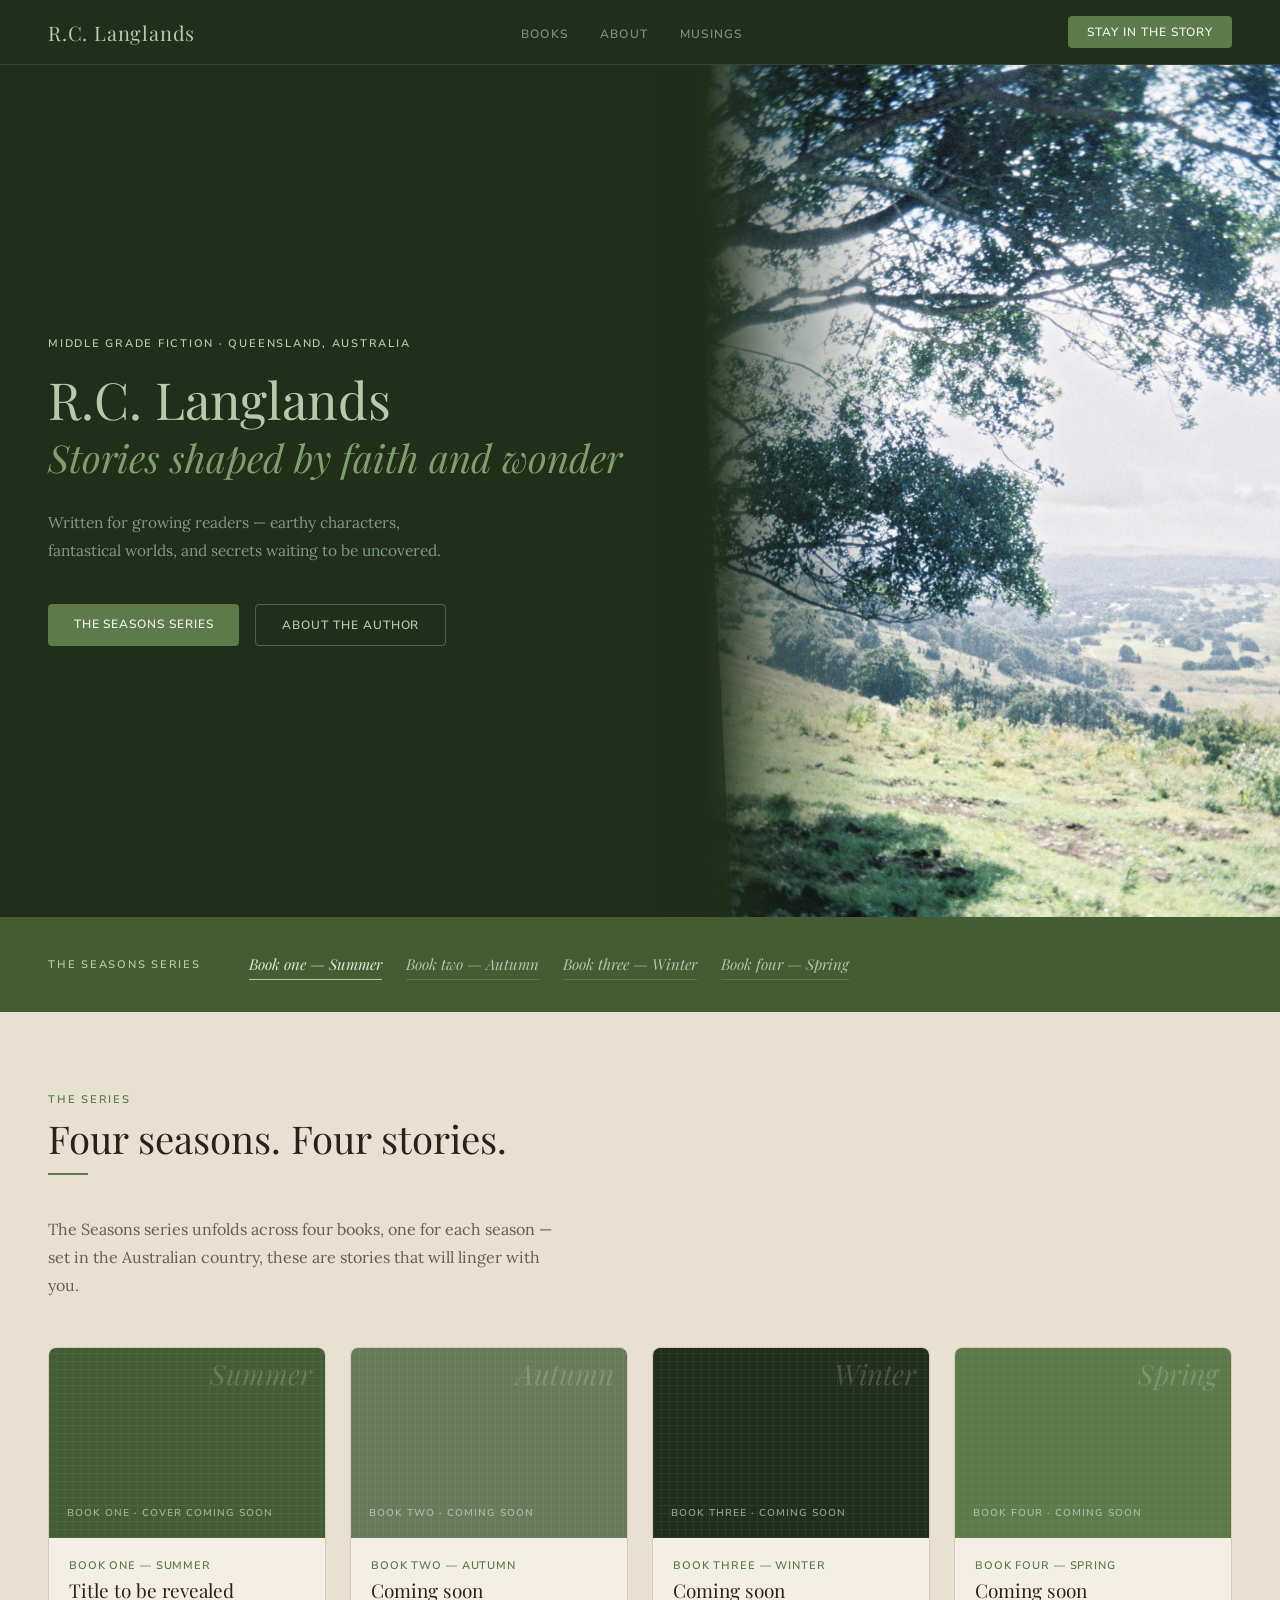
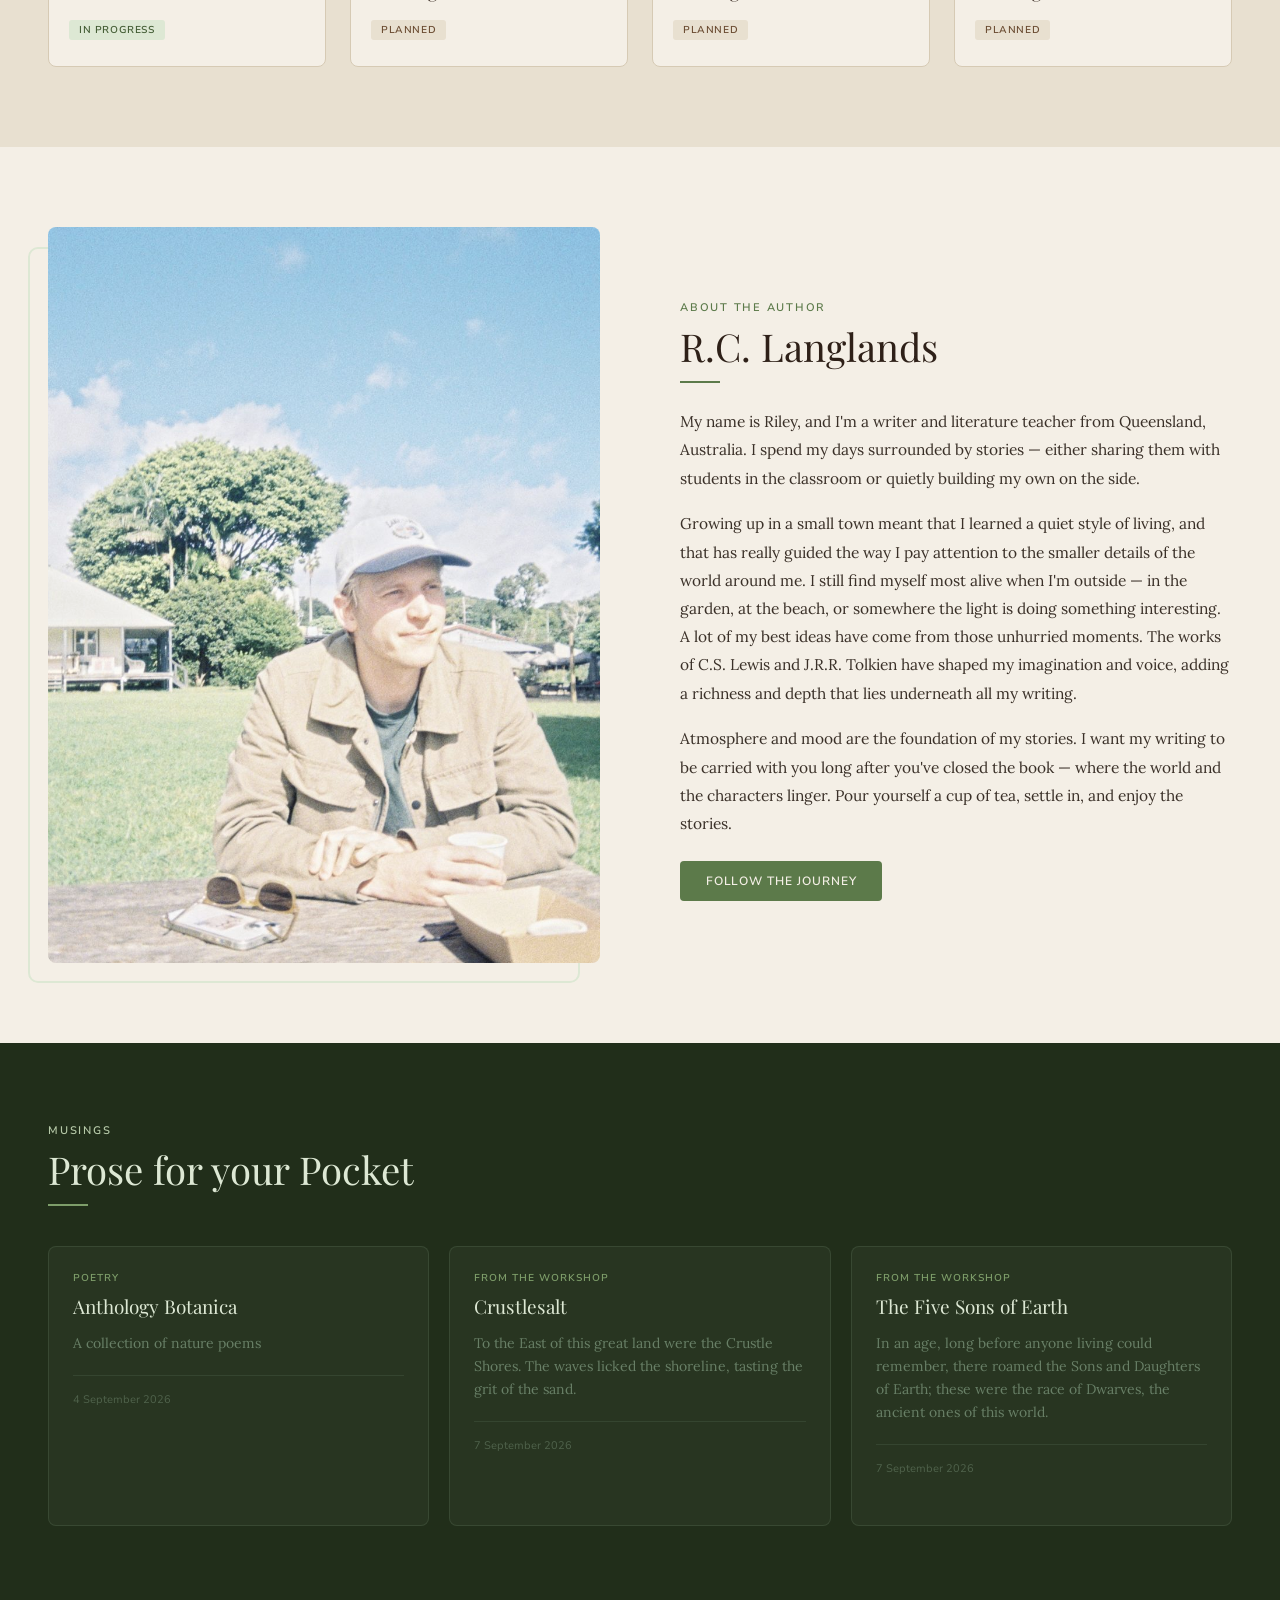
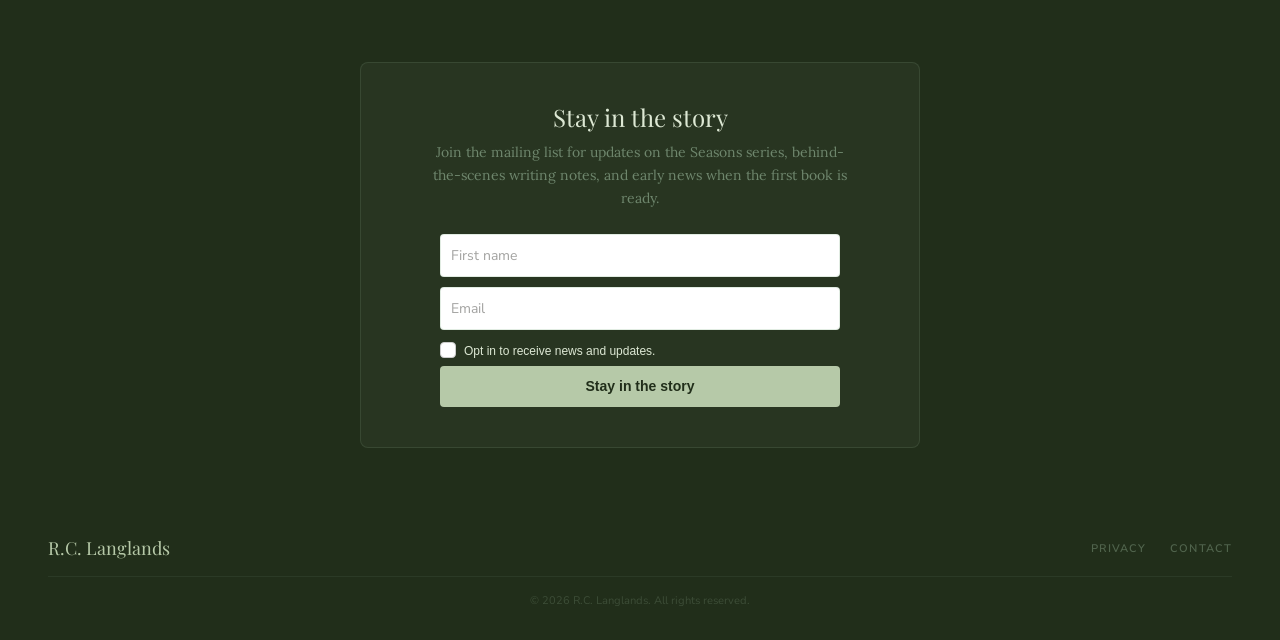
<file: index.html>
<!DOCTYPE html>
<html lang="en">
<head>
  <script>if ('scrollRestoration' in history) { history.scrollRestoration = 'manual'; }</script>
  <meta charset="UTF-8" />
  <meta name="viewport" content="width=device-width, initial-scale=1.0" />
  <title>R.C. Langlands — Author</title>
  <meta name="description" content="R.C. Langlands — author of the Seasons series, middle grade fiction from Queensland, Australia." />
  <link rel="preconnect" href="https://fonts.googleapis.com" />
  <link rel="preconnect" href="https://fonts.gstatic.com" crossorigin />
  <link href="https://fonts.googleapis.com/css2?family=Playfair+Display:ital,wght@0,400;0,500;1,400&family=Lora:ital,wght@0,400;0,500;1,400&family=Nunito+Sans:wght@300;400;600&display=swap" rel="stylesheet" />
  <link rel="icon" type="image/svg+xml" href="favicon.svg" />
  <meta name="theme-color" content="#212e1a" />
  <meta property="og:type" content="website" />
  <meta property="og:title" content="R.C. Langlands — Author of the Seasons Series" />
  <meta property="og:description" content="Middle grade fiction from Queensland, Australia — stories of atmosphere, hospitality, and wonder." />
  <meta property="og:image" content="https://rclanglands.com/images/author-photo.jpg" />
  <meta property="og:url" content="https://rclanglands.com/" />
  <meta name="twitter:card" content="summary_large_image" />
  <meta name="twitter:title" content="R.C. Langlands — Author of the Seasons Series" />
  <meta name="twitter:description" content="Middle grade fiction from Queensland, Australia — stories of atmosphere, hospitality, and wonder." />
  <meta name="twitter:image" content="https://rclanglands.com/images/author-photo.jpg" />
  <link rel="stylesheet" href="css/style.css" />
</head>
<body>

<nav>
  <a href="index.html" class="nav-logo" id="siteTitle">R.C. Langlands</a>
  <button class="nav-toggle" id="navToggle" aria-label="Toggle menu" aria-expanded="false">
    <span></span><span></span><span></span>
  </button>
  <ul class="nav-links" id="navLinks">
    <li><a href="#books">Books</a></li>
    <li><a href="#about">About</a></li>
    <li><a href="#journal">Musings</a></li>
    <li class="mobile-only"><a href="#newsletter">Stay in the story</a></li>
  </ul>
<a href="#newsletter" class="nav-cta">Stay in the story</a>
</nav>

<div class="hero">
  <div class="hero-left">
    <div class="hero-eyebrow" id="heroEyebrow">Middle Grade Fiction · Queensland, Australia</div>
<h1 class="hero-name" id="heroTitle">R.C. Langlands</h1>
<div class="hero-tagline-title" id="heroTagline">Stories shaped by faith and wonder</div>
<p class="hero-desc" id="heroDesc">Written for growing readers — earthy characters, fantastical worlds, and secrets waiting to be uncovered.</p>
    <div class="hero-btns">
      <a href="#books" class="btn-primary">The Seasons series</a>
      <a href="#about" class="btn-ghost">About the author</a>
    </div>
  </div>
  <div class="hero-right">
    <img src="images/hero-landscape.jpg" alt="A gum tree framing a misty green valley in the Queensland countryside" />
  </div>
</div>

<div class="series-strip">
  <div class="series-strip-label">The Seasons series</div>
  <div class="series-seasons">
<div class="season-pill active">Book one — Summer</div>
<div class="season-pill">Book two — Autumn</div>
<div class="season-pill">Book three — Winter</div>
<div class="season-pill">Book four — Spring</div>
  </div>
</div>

<section id="books">
  <div class="section-label">The series</div>
  <h2 class="section-title">Four seasons. Four stories.</h2>
  <div class="divider"></div>
  <p class="books-intro">The Seasons series unfolds across four books, one for each season — set in the Australian country, these are stories that will linger with you.</p>
  <div class="books-grid" id="books-grid"></div>
</section>

<section id="about">
  <div class="about-img-wrap">
    <img class="about-photo" src="images/author-photo.jpg" alt="R.C. Langlands" />
  </div>
  <div class="about-text">
    <div class="section-label">About the author</div>
    <h2 class="section-title">R.C. Langlands</h2>
    <div class="divider"></div>
    <p id="about1">My name is Riley, and I'm a writer and literature teacher from Queensland, Australia. I spend my days surrounded by stories — either sharing them with students in the classroom or quietly building my own on the side.</p>
<p id="about2">Growing up in a small town meant that I learned a quiet style of living, and that has really guided the way I pay attention to the smaller details of the world around me. I still find myself most alive when I'm outside — in the garden, at the beach, or somewhere the light is doing something interesting. A lot of my best ideas have come from those unhurried moments. The works of C.S. Lewis and J.R.R. Tolkien have shaped my imagination and voice, adding a richness and depth that lies underneath all my writing.</p>
<p id="about3">Atmosphere and mood are the foundation of my stories. I want my writing to be carried with you long after you've closed the book — where the world and the characters linger. Pour yourself a cup of tea, settle in, and enjoy the stories.</p>
    <a href="#newsletter" class="btn-primary">Follow the journey</a>
  </div>
</section>

<section id="journal" style="padding-bottom: 5rem;">
  <div class="section-label">Musings</div>
  <h2 class="section-title">Prose for your Pocket</h2>
  <div class="divider"></div>
  <div class="journal-grid" id="journal-grid">
    <!-- Posts loaded dynamically from posts/posts.json -->
  </div>
</section>

<section id="newsletter">
  <div class="newsletter-card">
  <div class="section-label">Stay connected</div>
  <h2 class="section-title">Stay in the story</h2>
  <div class="divider"></div>
  <p>Join the mailing list for updates on the Seasons series, behind-the-scenes writing notes, and early news when the first book is ready.</p>
    <style type="text/css">@import url("https://assets.mlcdn.com/fonts.css?version=1788452");</style>
    <style type="text/css">
    /* LOADER */
    .ml-form-embedSubmitLoad {
      display: inline-block;
      width: 20px;
      height: 20px;
    }

    .g-recaptcha {
    transform: scale(1);
    -webkit-transform: scale(1);
    transform-origin: 0 0;
    -webkit-transform-origin: 0 0;
    height: ;
    }

    .sr-only {
      position: absolute;
      width: 1px;
      height: 1px;
      padding: 0;
      margin: -1px;
      overflow: hidden;
      clip: rect(0,0,0,0);
      border: 0;
    }

    .ml-form-embedSubmitLoad:after {
      content: " ";
      display: block;
      width: 11px;
      height: 11px;
      margin: 1px;
      border-radius: 50%;
      border: 4px solid #fff;
    border-color: #212e1a #212e1a #212e1a transparent;
    animation: ml-form-embedSubmitLoad 1.2s linear infinite;
    }
    @keyframes ml-form-embedSubmitLoad {
      0% {
      transform: rotate(0deg);
      }
      100% {
      transform: rotate(360deg);
      }
    }
      #mlb2-45593874.ml-form-embedContainer {
        box-sizing: border-box;
        display: table;
        margin: 0 auto;
        position: static;
        width: 100% !important;
      }
      #mlb2-45593874.ml-form-embedContainer h4,
      #mlb2-45593874.ml-form-embedContainer p,
      #mlb2-45593874.ml-form-embedContainer span,
      #mlb2-45593874.ml-form-embedContainer button {
        text-transform: none !important;
        letter-spacing: normal !important;
      }
      #mlb2-45593874.ml-form-embedContainer .ml-form-embedWrapper {
        background-color: #435c34;
        
        border-width: 0px;
        border-color: transparent;
        border-radius: 4px;
        border-style: solid;
        box-sizing: border-box;
        display: inline-block !important;
        margin: 0;
        padding: 0;
        position: relative;
              }
      #mlb2-45593874.ml-form-embedContainer .ml-form-embedWrapper.embedPopup,
      #mlb2-45593874.ml-form-embedContainer .ml-form-embedWrapper.embedDefault { width: 400px; }
      #mlb2-45593874.ml-form-embedContainer .ml-form-embedWrapper.embedForm { max-width: 400px; width: 100%; }
      #mlb2-45593874.ml-form-embedContainer .ml-form-align-left { text-align: left; }
      #mlb2-45593874.ml-form-embedContainer .ml-form-align-center { text-align: center; }
      #mlb2-45593874.ml-form-embedContainer .ml-form-align-default { display: table-cell !important; vertical-align: middle !important; text-align: center !important; }
      #mlb2-45593874.ml-form-embedContainer .ml-form-align-right { text-align: right; }
      #mlb2-45593874.ml-form-embedContainer .ml-form-embedWrapper .ml-form-embedHeader img {
        border-top-left-radius: 4px;
        border-top-right-radius: 4px;
        height: auto;
        margin: 0 auto !important;
        max-width: 100%;
        width: undefinedpx;
      }
      #mlb2-45593874.ml-form-embedContainer .ml-form-embedWrapper .ml-form-embedBody,
      #mlb2-45593874.ml-form-embedContainer .ml-form-embedWrapper .ml-form-successBody {
        padding: 20px 20px 0 20px;
      }
      #mlb2-45593874.ml-form-embedContainer .ml-form-embedWrapper .ml-form-embedBody.ml-form-embedBodyHorizontal {
        padding-bottom: 0;
      }
      #mlb2-45593874.ml-form-embedContainer .ml-form-embedWrapper .ml-form-embedBody .ml-form-embedContent,
      #mlb2-45593874.ml-form-embedContainer .ml-form-embedWrapper .ml-form-successBody .ml-form-successContent {
        text-align: left;
        margin: 0 0 20px 0;
      }
      #mlb2-45593874.ml-form-embedContainer .ml-form-embedWrapper .ml-form-embedBody .ml-form-embedContent h4,
      #mlb2-45593874.ml-form-embedContainer .ml-form-embedWrapper .ml-form-successBody .ml-form-successContent h4 {
        color: #dde8d4;
        font-family: 'Open Sans', Arial, Helvetica, sans-serif;
        font-size: 30px;
        font-weight: 400;
        margin: 0 0 10px 0;
        text-align: left;
        word-break: break-word;
      }
      #mlb2-45593874.ml-form-embedContainer .ml-form-embedWrapper .ml-form-embedBody .ml-form-embedContent p,
      #mlb2-45593874.ml-form-embedContainer .ml-form-embedWrapper .ml-form-successBody .ml-form-successContent p {
        color: #dde8d4;
        font-family: 'Open Sans', Arial, Helvetica, sans-serif;
        font-size: 14px;
        font-weight: 400;
        line-height: 20px;
        margin: 0 0 10px 0;
        text-align: left;
      }
      #mlb2-45593874.ml-form-embedContainer .ml-form-embedWrapper .ml-form-embedBody .ml-form-embedContent ul,
      #mlb2-45593874.ml-form-embedContainer .ml-form-embedWrapper .ml-form-embedBody .ml-form-embedContent ol,
      #mlb2-45593874.ml-form-embedContainer .ml-form-embedWrapper .ml-form-successBody .ml-form-successContent ul,
      #mlb2-45593874.ml-form-embedContainer .ml-form-embedWrapper .ml-form-successBody .ml-form-successContent ol {
        color: #dde8d4;
        font-family: 'Open Sans', Arial, Helvetica, sans-serif;
        font-size: 14px;
      }
      #mlb2-45593874.ml-form-embedContainer .ml-form-embedWrapper .ml-form-embedBody .ml-form-embedContent ol ol,
      #mlb2-45593874.ml-form-embedContainer .ml-form-embedWrapper .ml-form-successBody .ml-form-successContent ol ol {
        list-style-type: lower-alpha;
      }
      #mlb2-45593874.ml-form-embedContainer .ml-form-embedWrapper .ml-form-embedBody .ml-form-embedContent ol ol ol,
      #mlb2-45593874.ml-form-embedContainer .ml-form-embedWrapper .ml-form-successBody .ml-form-successContent ol ol ol {
        list-style-type: lower-roman;
      }
      #mlb2-45593874.ml-form-embedContainer .ml-form-embedWrapper .ml-form-embedBody .ml-form-embedContent p a,
      #mlb2-45593874.ml-form-embedContainer .ml-form-embedWrapper .ml-form-successBody .ml-form-successContent p a {
        color: #212e1a;
        text-decoration: underline;
      }

      #mlb2-45593874.ml-form-embedContainer .ml-form-embedWrapper .ml-block-form .ml-field-group {
        text-align: left!important;
      }

      #mlb2-45593874.ml-form-embedContainer .ml-form-embedWrapper .ml-block-form .ml-field-group label {
        margin-bottom: 5px;
        color: #212e1a;
        font-size: 14px;
        font-family: 'Open Sans', Arial, Helvetica, sans-serif;
        font-weight: bold; font-style: normal; text-decoration: none;;
        display: inline-block;
        line-height: 20px;
      }
      #mlb2-45593874.ml-form-embedContainer .ml-form-embedWrapper .ml-form-embedBody .ml-form-embedContent p:last-child,
      #mlb2-45593874.ml-form-embedContainer .ml-form-embedWrapper .ml-form-successBody .ml-form-successContent p:last-child {
        margin: 0;
      }
      #mlb2-45593874.ml-form-embedContainer .ml-form-embedWrapper .ml-form-embedBody form {
        margin: 0;
        width: 100%;
      }
      #mlb2-45593874.ml-form-embedContainer .ml-form-embedWrapper .ml-form-embedBody .ml-form-formContent,
      #mlb2-45593874.ml-form-embedContainer .ml-form-embedWrapper .ml-form-embedBody .ml-form-checkboxRow {
        margin: 0 0 20px 0;
        width: 100%;
      }
      #mlb2-45593874.ml-form-embedContainer .ml-form-embedWrapper .ml-form-embedBody .ml-form-checkboxRow {
        float: left;
      }
      #mlb2-45593874.ml-form-embedContainer .ml-form-embedWrapper .ml-form-embedBody .ml-form-formContent.horozintalForm {
        margin: 0;
        padding: 0 0 20px 0;
        width: 100%;
        height: auto;
        float: left;
      }
      #mlb2-45593874.ml-form-embedContainer .ml-form-embedWrapper .ml-form-embedBody .ml-form-fieldRow {
        margin: 0 0 10px 0;
        width: 100%;
      }
      #mlb2-45593874.ml-form-embedContainer .ml-form-embedWrapper .ml-form-embedBody .ml-form-fieldRow.ml-last-item {
        margin: 0;
      }
      #mlb2-45593874.ml-form-embedContainer .ml-form-embedWrapper .ml-form-embedBody .ml-form-fieldRow.ml-formfieldHorizintal {
        margin: 0;
      }
      #mlb2-45593874.ml-form-embedContainer .ml-form-embedWrapper .ml-form-embedBody .ml-form-fieldRow input {
        background-color: #ffffff !important;
        color: #212e1a !important;
        border-color: #cccccc;
        border-radius: 4px !important;
        border-style: solid !important;
        border-width: 1px !important;
        font-family: 'Open Sans', Arial, Helvetica, sans-serif;
        font-size: 14px !important;
        height: auto;
        line-height: 21px !important;
        margin-bottom: 0;
        margin-top: 0;
        margin-left: 0;
        margin-right: 0;
        padding: 10px 10px !important;
        width: 100% !important;
        box-sizing: border-box !important;
        max-width: 100% !important;
      }
      #mlb2-45593874.ml-form-embedContainer .ml-form-embedWrapper .ml-form-embedBody .ml-form-fieldRow input::-webkit-input-placeholder,
      #mlb2-45593874.ml-form-embedContainer .ml-form-embedWrapper .ml-form-embedBody .ml-form-horizontalRow input::-webkit-input-placeholder { color: #212e1a; }

      #mlb2-45593874.ml-form-embedContainer .ml-form-embedWrapper .ml-form-embedBody .ml-form-fieldRow input::-moz-placeholder,
      #mlb2-45593874.ml-form-embedContainer .ml-form-embedWrapper .ml-form-embedBody .ml-form-horizontalRow input::-moz-placeholder { color: #212e1a; }

      #mlb2-45593874.ml-form-embedContainer .ml-form-embedWrapper .ml-form-embedBody .ml-form-fieldRow input:-ms-input-placeholder,
      #mlb2-45593874.ml-form-embedContainer .ml-form-embedWrapper .ml-form-embedBody .ml-form-horizontalRow input:-ms-input-placeholder { color: #212e1a; }

      #mlb2-45593874.ml-form-embedContainer .ml-form-embedWrapper .ml-form-embedBody .ml-form-fieldRow input:-moz-placeholder,
      #mlb2-45593874.ml-form-embedContainer .ml-form-embedWrapper .ml-form-embedBody .ml-form-horizontalRow input:-moz-placeholder { color: #212e1a; }

      #mlb2-45593874.ml-form-embedContainer .ml-form-embedWrapper .ml-form-embedBody .ml-form-fieldRow textarea, #mlb2-45593874.ml-form-embedContainer .ml-form-embedWrapper .ml-form-embedBody .ml-form-horizontalRow textarea {
        background-color: #ffffff !important;
        color: #212e1a !important;
        border-color: #cccccc;
        border-radius: 4px !important;
        border-style: solid !important;
        border-width: 1px !important;
        font-family: 'Open Sans', Arial, Helvetica, sans-serif;
        font-size: 14px !important;
        height: auto;
        line-height: 21px !important;
        margin-bottom: 0;
        margin-top: 0;
        padding: 10px 10px !important;
        width: 100% !important;
        box-sizing: border-box !important;
        max-width: 100% !important;
      }

      #mlb2-45593874.ml-form-embedContainer .ml-form-embedWrapper .ml-form-embedBody .ml-form-fieldRow .custom-radio .custom-control-label::before, #mlb2-45593874.ml-form-embedContainer .ml-form-embedWrapper .ml-form-embedBody .ml-form-horizontalRow .custom-radio .custom-control-label::before, #mlb2-45593874.ml-form-embedContainer .ml-form-embedWrapper .ml-form-embedBody .ml-form-fieldRow .custom-checkbox .custom-control-label::before, #mlb2-45593874.ml-form-embedContainer .ml-form-embedWrapper .ml-form-embedBody .ml-form-horizontalRow .custom-checkbox .custom-control-label::before, #mlb2-45593874.ml-form-embedContainer .ml-form-embedWrapper .ml-form-embedBody .ml-form-embedPermissions .ml-form-embedPermissionsOptionsCheckbox .label-description::before, #mlb2-45593874.ml-form-embedContainer .ml-form-embedWrapper .ml-form-embedBody .ml-form-interestGroupsRow .ml-form-interestGroupsRowCheckbox .label-description::before, #mlb2-45593874.ml-form-embedContainer .ml-form-embedWrapper .ml-form-embedBody .ml-form-checkboxRow .label-description::before {
          border-color: #cccccc!important;
          background-color: #ffffff!important;
      }

      #mlb2-45593874.ml-form-embedContainer .ml-form-embedWrapper .ml-form-embedBody .ml-form-fieldRow input.custom-control-input[type="checkbox"]{
        box-sizing: border-box;
        padding: 0;
        position: absolute;
        z-index: -1;
        opacity: 0;
        margin-top: 5px;
        margin-left: -1.5rem;
        overflow: visible;
      }

      #mlb2-45593874.ml-form-embedContainer .ml-form-embedWrapper .ml-form-embedBody .ml-form-fieldRow .custom-checkbox .custom-control-label::before, #mlb2-45593874.ml-form-embedContainer .ml-form-embedWrapper .ml-form-embedBody .ml-form-horizontalRow .custom-checkbox .custom-control-label::before, #mlb2-45593874.ml-form-embedContainer .ml-form-embedWrapper .ml-form-embedBody .ml-form-embedPermissions .ml-form-embedPermissionsOptionsCheckbox .label-description::before, #mlb2-45593874.ml-form-embedContainer .ml-form-embedWrapper .ml-form-embedBody .ml-form-interestGroupsRow .ml-form-interestGroupsRowCheckbox .label-description::before, #mlb2-45593874.ml-form-embedContainer .ml-form-embedWrapper .ml-form-embedBody .ml-form-checkboxRow .label-description::before {
        border-radius: 4px!important;
      }


      #mlb2-45593874.ml-form-embedContainer .ml-form-embedWrapper .ml-form-embedBody .ml-form-checkboxRow input[type=checkbox]:checked~.label-description::after, #mlb2-45593874.ml-form-embedContainer .ml-form-embedWrapper .ml-form-embedBody .ml-form-embedPermissions .ml-form-embedPermissionsOptionsCheckbox input[type=checkbox]:checked~.label-description::after, #mlb2-45593874.ml-form-embedContainer .ml-form-embedWrapper .ml-form-embedBody .ml-form-fieldRow .custom-checkbox .custom-control-input:checked~.custom-control-label::after, #mlb2-45593874.ml-form-embedContainer .ml-form-embedWrapper .ml-form-embedBody .ml-form-horizontalRow .custom-checkbox .custom-control-input:checked~.custom-control-label::after, #mlb2-45593874.ml-form-embedContainer .ml-form-embedWrapper .ml-form-embedBody .ml-form-interestGroupsRow .ml-form-interestGroupsRowCheckbox input[type=checkbox]:checked~.label-description::after {
        background-image: url("data:image/svg+xml,%3csvg xmlns='http://www.w3.org/2000/svg' viewBox='0 0 8 8'%3e%3cpath fill='%23fff' d='M6.564.75l-3.59 3.612-1.538-1.55L0 4.26 2.974 7.25 8 2.193z'/%3e%3c/svg%3e");
      }

      #mlb2-45593874.ml-form-embedContainer .ml-form-embedWrapper .ml-form-embedBody .ml-form-fieldRow .custom-radio .custom-control-input:checked~.custom-control-label::after, #mlb2-45593874.ml-form-embedContainer .ml-form-embedWrapper .ml-form-embedBody .ml-form-fieldRow .custom-radio .custom-control-input:checked~.custom-control-label::after {
        background-image: url("data:image/svg+xml,%3csvg xmlns='http://www.w3.org/2000/svg' viewBox='-4 -4 8 8'%3e%3ccircle r='3' fill='%23fff'/%3e%3c/svg%3e");
      }

      #mlb2-45593874.ml-form-embedContainer .ml-form-embedWrapper .ml-form-embedBody .ml-form-fieldRow .custom-radio .custom-control-input:checked~.custom-control-label::before, #mlb2-45593874.ml-form-embedContainer .ml-form-embedWrapper .ml-form-embedBody .ml-form-horizontalRow .custom-radio .custom-control-input:checked~.custom-control-label::before, #mlb2-45593874.ml-form-embedContainer .ml-form-embedWrapper .ml-form-embedBody .ml-form-fieldRow .custom-checkbox .custom-control-input:checked~.custom-control-label::before, #mlb2-45593874.ml-form-embedContainer .ml-form-embedWrapper .ml-form-embedBody .ml-form-horizontalRow .custom-checkbox .custom-control-input:checked~.custom-control-label::before, #mlb2-45593874.ml-form-embedContainer .ml-form-embedWrapper .ml-form-embedBody .ml-form-embedPermissions .ml-form-embedPermissionsOptionsCheckbox input[type=checkbox]:checked~.label-description::before, #mlb2-45593874.ml-form-embedContainer .ml-form-embedWrapper .ml-form-embedBody .ml-form-interestGroupsRow .ml-form-interestGroupsRowCheckbox input[type=checkbox]:checked~.label-description::before, #mlb2-45593874.ml-form-embedContainer .ml-form-embedWrapper .ml-form-embedBody .ml-form-checkboxRow input[type=checkbox]:checked~.label-description::before  {
          border-color: #212e1a!important;
          background-color: #212e1a!important;
      }

      #mlb2-45593874.ml-form-embedContainer .ml-form-embedWrapper .ml-form-embedBody .ml-form-fieldRow .custom-radio .custom-control-label::before, #mlb2-45593874.ml-form-embedContainer .ml-form-embedWrapper .ml-form-embedBody .ml-form-horizontalRow .custom-radio .custom-control-label::before, #mlb2-45593874.ml-form-embedContainer .ml-form-embedWrapper .ml-form-embedBody .ml-form-fieldRow .custom-radio .custom-control-label::after, #mlb2-45593874.ml-form-embedContainer .ml-form-embedWrapper .ml-form-embedBody .ml-form-horizontalRow .custom-radio .custom-control-label::after, #mlb2-45593874.ml-form-embedContainer .ml-form-embedWrapper .ml-form-embedBody .ml-form-fieldRow .custom-checkbox .custom-control-label::before, #mlb2-45593874.ml-form-embedContainer .ml-form-embedWrapper .ml-form-embedBody .ml-form-fieldRow .custom-checkbox .custom-control-label::after, #mlb2-45593874.ml-form-embedContainer .ml-form-embedWrapper .ml-form-embedBody .ml-form-horizontalRow .custom-checkbox .custom-control-label::before, #mlb2-45593874.ml-form-embedContainer .ml-form-embedWrapper .ml-form-embedBody .ml-form-horizontalRow .custom-checkbox .custom-control-label::after {
           top: 2px;
           box-sizing: border-box;
      }

      #mlb2-45593874.ml-form-embedContainer .ml-form-embedWrapper .ml-form-embedBody .ml-form-embedPermissions .ml-form-embedPermissionsOptionsCheckbox .label-description::before, #mlb2-45593874.ml-form-embedContainer .ml-form-embedWrapper .ml-form-embedBody .ml-form-embedPermissions .ml-form-embedPermissionsOptionsCheckbox .label-description::after, #mlb2-45593874.ml-form-embedContainer .ml-form-embedWrapper .ml-form-embedBody .ml-form-checkboxRow .label-description::before, #mlb2-45593874.ml-form-embedContainer .ml-form-embedWrapper .ml-form-embedBody .ml-form-checkboxRow .label-description::after {
           top: 0px!important;
           box-sizing: border-box!important;
      }

      #mlb2-45593874.ml-form-embedContainer .ml-form-embedWrapper .ml-form-embedBody .ml-form-checkboxRow .label-description::before, #mlb2-45593874.ml-form-embedContainer .ml-form-embedWrapper .ml-form-embedBody .ml-form-checkboxRow .label-description::after {
        top: 0px!important;
           box-sizing: border-box!important;
      }

       #mlb2-45593874.ml-form-embedContainer .ml-form-embedWrapper .ml-form-embedBody .ml-form-interestGroupsRow .ml-form-interestGroupsRowCheckbox .label-description::after {
            top: 0px!important;
            box-sizing: border-box!important;
            position: absolute;
            left: -1.5rem;
            display: block;
            width: 1rem;
            height: 1rem;
            content: "";
       }

      #mlb2-45593874.ml-form-embedContainer .ml-form-embedWrapper .ml-form-embedBody .ml-form-interestGroupsRow .ml-form-interestGroupsRowCheckbox .label-description::before {
        top: 0px!important;
        box-sizing: border-box!important;
      }

      #mlb2-45593874.ml-form-embedContainer .ml-form-embedWrapper .ml-form-embedBody .custom-control-label::before {
          position: absolute;
          top: 4px;
          left: -1.5rem;
          display: block;
          width: 16px;
          height: 16px;
          pointer-events: none;
          content: "";
          background-color: #ffffff;
          border: #adb5bd solid 1px;
          border-radius: 50%;
      }

      #mlb2-45593874.ml-form-embedContainer .ml-form-embedWrapper .ml-form-embedBody .custom-control-label::after {
          position: absolute;
          top: 2px!important;
          left: -1.5rem;
          display: block;
          width: 1rem;
          height: 1rem;
          content: "";
      }

      #mlb2-45593874.ml-form-embedContainer .ml-form-embedWrapper .ml-form-embedBody .ml-form-embedPermissions .ml-form-embedPermissionsOptionsCheckbox .label-description::before, #mlb2-45593874.ml-form-embedContainer .ml-form-embedWrapper .ml-form-embedBody .ml-form-interestGroupsRow .ml-form-interestGroupsRowCheckbox .label-description::before, #mlb2-45593874.ml-form-embedContainer .ml-form-embedWrapper .ml-form-embedBody .ml-form-checkboxRow .label-description::before {
          position: absolute;
          top: 4px;
          left: -1.5rem;
          display: block;
          width: 16px;
          height: 16px;
          pointer-events: none;
          content: "";
          background-color: #ffffff;
          border: #adb5bd solid 1px;
          border-radius: 50%;
      }

      #mlb2-45593874.ml-form-embedContainer .ml-form-embedWrapper .ml-form-embedBody .ml-form-embedPermissions .ml-form-embedPermissionsOptionsCheckbox .label-description::after {
          position: absolute;
          top: 0px!important;
          left: -1.5rem;
          display: block;
          width: 1rem;
          height: 1rem;
          content: "";
      }

      #mlb2-45593874.ml-form-embedContainer .ml-form-embedWrapper .ml-form-embedBody .ml-form-checkboxRow .label-description::after {
          position: absolute;
          top: 0px!important;
          left: -1.5rem;
          display: block;
          width: 1rem;
          height: 1rem;
          content: "";
      }

      #mlb2-45593874.ml-form-embedContainer .ml-form-embedWrapper .ml-form-embedBody .custom-radio .custom-control-label::after {
          background: no-repeat 50%/50% 50%;
      }
      #mlb2-45593874.ml-form-embedContainer .ml-form-embedWrapper .ml-form-embedBody .custom-checkbox .custom-control-label::after, #mlb2-45593874.ml-form-embedContainer .ml-form-embedWrapper .ml-form-embedBody .ml-form-embedPermissions .ml-form-embedPermissionsOptionsCheckbox .label-description::after, #mlb2-45593874.ml-form-embedContainer .ml-form-embedWrapper .ml-form-embedBody .ml-form-interestGroupsRow .ml-form-interestGroupsRowCheckbox .label-description::after, #mlb2-45593874.ml-form-embedContainer .ml-form-embedWrapper .ml-form-embedBody .ml-form-checkboxRow .label-description::after {
          background: no-repeat 50%/50% 50%;
      }

      #mlb2-45593874.ml-form-embedContainer .ml-form-embedWrapper .ml-form-embedBody .ml-form-fieldRow .custom-control, #mlb2-45593874.ml-form-embedContainer .ml-form-embedWrapper .ml-form-embedBody .ml-form-horizontalRow .custom-control {
        position: relative;
        display: block;
        min-height: 1.5rem;
        padding-left: 1.5rem;
      }

      #mlb2-45593874.ml-form-embedContainer .ml-form-embedWrapper .ml-form-embedBody .ml-form-fieldRow .custom-radio .custom-control-input, #mlb2-45593874.ml-form-embedContainer .ml-form-embedWrapper .ml-form-embedBody .ml-form-horizontalRow .custom-radio .custom-control-input, #mlb2-45593874.ml-form-embedContainer .ml-form-embedWrapper .ml-form-embedBody .ml-form-fieldRow .custom-checkbox .custom-control-input, #mlb2-45593874.ml-form-embedContainer .ml-form-embedWrapper .ml-form-embedBody .ml-form-horizontalRow .custom-checkbox .custom-control-input {
          position: absolute;
          z-index: -1;
          opacity: 0;
          box-sizing: border-box;
          padding: 0;
      }

      #mlb2-45593874.ml-form-embedContainer .ml-form-embedWrapper .ml-form-embedBody .ml-form-fieldRow .custom-radio .custom-control-label, #mlb2-45593874.ml-form-embedContainer .ml-form-embedWrapper .ml-form-embedBody .ml-form-horizontalRow .custom-radio .custom-control-label, #mlb2-45593874.ml-form-embedContainer .ml-form-embedWrapper .ml-form-embedBody .ml-form-fieldRow .custom-checkbox .custom-control-label, #mlb2-45593874.ml-form-embedContainer .ml-form-embedWrapper .ml-form-embedBody .ml-form-horizontalRow .custom-checkbox .custom-control-label {
          color: #212e1a;
          font-size: 12px!important;
          font-family: 'Open Sans', Arial, Helvetica, sans-serif;
          line-height: 22px;
          margin-bottom: 0;
          position: relative;
          vertical-align: top;
          font-style: normal;
          font-weight: 700;
      }

      #mlb2-45593874.ml-form-embedContainer .ml-form-embedWrapper .ml-form-embedBody .ml-form-fieldRow .custom-select, #mlb2-45593874.ml-form-embedContainer .ml-form-embedWrapper .ml-form-embedBody .ml-form-horizontalRow .custom-select {
        background-color: #ffffff !important;
        color: #212e1a !important;
        border-color: #cccccc;
        border-radius: 4px !important;
        border-style: solid !important;
        border-width: 1px !important;
        font-family: 'Open Sans', Arial, Helvetica, sans-serif;
        font-size: 14px !important;
        line-height: 20px !important;
        margin-bottom: 0;
        margin-top: 0;
        padding: 10px 28px 10px 12px !important;
        width: 100% !important;
        box-sizing: border-box !important;
        max-width: 100% !important;
        height: auto;
        display: inline-block;
        vertical-align: middle;
        background: url('https://assets.mlcdn.com/ml/images/default/dropdown.svg') no-repeat right .75rem center/8px 10px;
        -webkit-appearance: none;
        -moz-appearance: none;
        appearance: none;
      }


      #mlb2-45593874.ml-form-embedContainer .ml-form-embedWrapper .ml-form-embedBody .ml-form-horizontalRow {
        height: auto;
        width: 100%;
        float: left;
      }
      .ml-form-formContent.horozintalForm .ml-form-horizontalRow .ml-input-horizontal { width: 70%; float: left; }
      .ml-form-formContent.horozintalForm .ml-form-horizontalRow .ml-button-horizontal { width: 30%; float: left; }
      .ml-form-formContent.horozintalForm .ml-form-horizontalRow .ml-button-horizontal.labelsOn { padding-top: 25px;  }
      .ml-form-formContent.horozintalForm .ml-form-horizontalRow .horizontal-fields { box-sizing: border-box; float: left; padding-right: 10px;  }
      #mlb2-45593874.ml-form-embedContainer .ml-form-embedWrapper .ml-form-embedBody .ml-form-horizontalRow input {
        background-color: #ffffff;
        color: #212e1a;
        border-color: #cccccc;
        border-radius: 4px;
        border-style: solid;
        border-width: 1px;
        font-family: 'Open Sans', Arial, Helvetica, sans-serif;
        font-size: 14px;
        line-height: 20px;
        margin-bottom: 0;
        margin-top: 0;
        padding: 10px 10px;
        width: 100%;
        box-sizing: border-box;
        overflow-y: initial;
      }
      #mlb2-45593874.ml-form-embedContainer .ml-form-embedWrapper .ml-form-embedBody .ml-form-horizontalRow button {
        background-color: #b6c9a8 !important;
        border-color: #b6c9a8;
        border-style: solid;
        border-width: 1px;
        border-radius: 4px;
        box-shadow: none;
        color: #212e1a !important;
        cursor: pointer;
        font-family: 'Open Sans', Arial, Helvetica, sans-serif;
        font-size: 14px !important;
        font-weight: 700;
        line-height: 20px;
        margin: 0 !important;
        padding: 10px !important;
        width: 100%;
        height: auto;
      }
      #mlb2-45593874.ml-form-embedContainer .ml-form-embedWrapper .ml-form-embedBody .ml-form-horizontalRow button:hover {
        background-color: #b6c9a8 !important;
        border-color: #b6c9a8 !important;
      }
      #mlb2-45593874.ml-form-embedContainer .ml-form-embedWrapper .ml-form-embedBody .ml-form-checkboxRow input[type="checkbox"] {
        box-sizing: border-box;
        padding: 0;
        position: absolute;
        z-index: -1;
        opacity: 0;
        margin-top: 5px;
        margin-left: -1.5rem;
        overflow: visible;
      }
      #mlb2-45593874.ml-form-embedContainer .ml-form-embedWrapper .ml-form-embedBody .ml-form-checkboxRow .label-description {
        color: #dde8d4;
        display: block;
        font-family: 'Open Sans', Arial, Helvetica, sans-serif;
        font-size: 12px;
        text-align: left;
        margin-bottom: 0;
        position: relative;
        vertical-align: top;
      }
      #mlb2-45593874.ml-form-embedContainer .ml-form-embedWrapper .ml-form-embedBody .ml-form-checkboxRow label {
        font-weight: normal;
        margin: 0;
        padding: 0;
        position: relative;
        display: block;
        min-height: 24px;
        padding-left: 24px;

      }
      #mlb2-45593874.ml-form-embedContainer .ml-form-embedWrapper .ml-form-embedBody .ml-form-checkboxRow label a {
        color: #dde8d4;
        text-decoration: underline;
      }
      #mlb2-45593874.ml-form-embedContainer .ml-form-embedWrapper .ml-form-embedBody .ml-form-checkboxRow label p {
        color: #dde8d4 !important;
        font-family: 'Open Sans', Arial, Helvetica, sans-serif !important;
        font-size: 12px !important;
        font-weight: normal !important;
        line-height: 18px !important;
        padding: 0 !important;
        margin: 0 5px 0 0 !important;
      }
      #mlb2-45593874.ml-form-embedContainer .ml-form-embedWrapper .ml-form-embedBody .ml-form-checkboxRow label p:last-child {
        margin: 0;
      }
      #mlb2-45593874.ml-form-embedContainer .ml-form-embedWrapper .ml-form-embedBody .ml-form-embedSubmit {
        margin: 0 0 20px 0;
        float: left;
        width: 100%;
      }
      #mlb2-45593874.ml-form-embedContainer .ml-form-embedWrapper .ml-form-embedBody .ml-form-embedSubmit button {
        background-color: #b6c9a8 !important;
        border: none !important;
        border-radius: 4px !important;
        box-shadow: none !important;
        color: #212e1a !important;
        cursor: pointer;
        font-family: 'Open Sans', Arial, Helvetica, sans-serif !important;
        font-size: 14px !important;
        font-weight: 700 !important;
        line-height: 21px !important;
        height: auto;
        padding: 10px !important;
        width: 100% !important;
        box-sizing: border-box !important;
      }
      #mlb2-45593874.ml-form-embedContainer .ml-form-embedWrapper .ml-form-embedBody .ml-form-embedSubmit button.loading {
        display: none;
      }
      #mlb2-45593874.ml-form-embedContainer .ml-form-embedWrapper .ml-form-embedBody .ml-form-embedSubmit button:hover {
        background-color: #b6c9a8 !important;
      }
      .ml-subscribe-close {
        width: 30px;
        height: 30px;
        background: url('https://assets.mlcdn.com/ml/images/default/modal_close.png') no-repeat;
        background-size: 30px;
        cursor: pointer;
        margin-top: -10px;
        margin-right: -10px;
        position: absolute;
        top: 0;
        right: 0;
      }
      .ml-error input, .ml-error textarea, .ml-error select {
        border-color: red!important;
      }

      .ml-error .custom-checkbox-radio-list {
        border: 1px solid red !important;
        border-radius: 4px;
        padding: 10px;
      }

      .ml-error .label-description,
      .ml-error .label-description p,
      .ml-error .label-description p a,
      .ml-error label:first-child {
        color: #ff0000 !important;
      }

      #mlb2-45593874.ml-form-embedContainer .ml-form-embedWrapper .ml-form-embedBody .ml-form-checkboxRow.ml-error .label-description p,
      #mlb2-45593874.ml-form-embedContainer .ml-form-embedWrapper .ml-form-embedBody .ml-form-checkboxRow.ml-error .label-description p:first-letter {
        color: #ff0000 !important;
      }
            @media only screen and (max-width: 400px){

        .ml-form-embedWrapper.embedDefault, .ml-form-embedWrapper.embedPopup { width: 100%!important; }
        .ml-form-formContent.horozintalForm { float: left!important; }
        .ml-form-formContent.horozintalForm .ml-form-horizontalRow { height: auto!important; width: 100%!important; float: left!important; }
        .ml-form-formContent.horozintalForm .ml-form-horizontalRow .ml-input-horizontal { width: 100%!important; }
        .ml-form-formContent.horozintalForm .ml-form-horizontalRow .ml-input-horizontal > div { padding-right: 0px!important; padding-bottom: 10px; }
        .ml-form-formContent.horozintalForm .ml-button-horizontal { width: 100%!important; }
        .ml-form-formContent.horozintalForm .ml-button-horizontal.labelsOn { padding-top: 0px!important; }

      }
    </style>
<style>
  #mlb2-45593874.ml-form-embedContainer .ml-form-embedWrapper.embedForm { max-width: 420px; }
  #mlb2-45593874.ml-form-embedContainer .ml-form-embedWrapper { background-color: transparent !important; }
  #mlb2-45593874.ml-form-embedContainer .ml-form-embedBody { padding: 0 !important; }
  #mlb2-45593874.ml-form-embedContainer .ml-form-formContent {
    display: flex;
    flex-direction: column;
    gap: 0.6rem;
    margin: 0 0 0.75rem 0 !important;
  }
  #mlb2-45593874.ml-form-embedContainer .ml-form-fieldRow { margin: 0 !important; }
  #mlb2-45593874.ml-form-embedContainer .ml-form-embedSubmit {
    width: 100% !important;
    float: none !important;
    margin: 0 !important;
  }
  #mlb2-45593874.ml-form-embedContainer .ml-form-embedSubmit button {
    width: 100% !important;
    padding: 10px 20px !important;
  }
  #mlb2-45593874.ml-form-embedContainer .ml-form-checkboxRow { margin: 0.5rem 0 0 0 !important; float: none !important; width: 100%; }
</style>
    <div id="mlb2-45593874" class="ml-form-embedContainer ml-subscribe-form ml-subscribe-form-45593874">
      <div class="ml-form-align-center ">
        <div class="ml-form-embedWrapper embedForm">

          
          

          <div class="ml-form-embedBody ml-form-embedBodyDefault row-form">

            <form class="ml-block-form" action="https://assets.mailerlite.com/jsonp/2616306/forms/197742306868070141/subscribe" data-code="" method="post">
              <div class="ml-form-formContent">
                

                  
                  <div class="ml-form-fieldRow">
                    <div class="ml-field-group ml-field-name ml-validate-required">
                      <input aria-label="name" aria-required="true" required type="text" class="form-control" name="fields[name]" placeholder="First name" autocomplete="given-name">
                    </div>
                  </div>

                  <div class="ml-form-fieldRow ml-last-item">
                    <div class="ml-field-group ml-field-email ml-validate-email ml-validate-required">

                      


                      <!-- input -->
                      <input aria-label="email" aria-required="true" required type="email" class="form-control" data-inputmask="" name="fields[email]" placeholder="Email" autocomplete="email">
                      <!-- /input -->

                    </div>
                  </div>
                
              </div>

              

              <div class="ml-form-checkboxRow ml-validate-required">
                
                  <label class="checkbox">
                    <input type="checkbox">
                    <div class="label-description">
                      <p>Opt in to receive news and updates.</p>
                    </div>
                  </label>
                
              </div>

              <input type="hidden" name="ml-submit" value="1">

              <div class="ml-form-embedSubmit">
                
                  <button type="submit" class="primary">Stay in the story</button>
                
                <button disabled="disabled" style="display: none;" type="button" class="loading">
                  <div class="ml-form-embedSubmitLoad"></div>
                  <span class="sr-only">Loading...</span>
                </button>
              </div>

              
              <input type="hidden" name="anticsrf" value="true">
            </form>
          </div>

          <div class="ml-form-successBody row-success" style="display: none">

            <div class="ml-form-successContent">
              
                <h4>Welcome!</h4>
                <p>Grab a cup of tea and settle in. I'll be bringing you some stories shortly!&nbsp;</p>
              
            </div>

          </div>
        </div>
      </div>
    </div>

  

  
  <script>
    function ml_webform_success_45593874() {
    try {
        window.top.location.href = 'https://rclanglands.com/success.html';
      } catch (e) {
        window.location.href = 'https://rclanglands.com/success.html';
      }
    }
      </script>
  
  
  
      <script src="https://groot.mailerlite.com/js/w/webforms.min.js?v83147fa8ce2d95cb73ece7f28b469519" type="text/javascript"></script>
        <script>
            fetch("https://assets.mailerlite.com/jsonp/2616306/forms/197742306868070141/takel")
        </script>
  </div>
</section>

<footer>
  <div class="footer-brand">R.C. Langlands</div>
<div class="footer-links">
  <a href="privacy.html">Privacy</a>
    <a href="mailto:riley@rclanglands.com">Contact</a>
</div>
  <div class="footer-copy">© 2026 R.C. Langlands. All rights reserved.</div>
</footer>

<script>
  // Load journal posts from posts.json
  fetch('posts/posts.json')
    .then(r => r.json())
    .then(posts => {
      const grid = document.getElementById('journal-grid');
      const published = posts.filter(p => p.published);

      if (published.length === 0) {
        grid.innerHTML = '<p style="color:rgba(168,201,172,0.5); font-family: var(--body); font-size:15px;">Posts coming soon.</p>';
        return;
      }

      grid.innerHTML = published.map(p => `
        <a href="post.html?id=${p.id}" class="journal-card">
          <div class="journal-tag">${p.tag}</div>
          <div class="journal-title">${p.title}</div>
          <p class="journal-preview">${p.preview}</p>
          <div class="journal-footer">${formatDate(p.date)}</div>
        </a>
      `).join('');
    })
    .catch(() => {
      document.getElementById('journal-grid').innerHTML = '<p style="color:rgba(168,201,172,0.5);">Posts coming soon.</p>';
    });


  fetch('content/books.json')
  .then(res => res.json())
  .then(data => {
    const grid = document.getElementById('books-grid');

    grid.innerHTML = data.books.map(book => `
      <a class="book-card" href="book.html?id=${book.id}">
        <div class="book-cover ${book.coverClass}" ${book.coverImage ? `style="background-image:url('${book.coverImage}');background-size:cover;background-position:center;"` : ''}>
          <div class="cover-texture"></div>
          <div class="cover-season">${book.season}</div>
          <div class="cover-tag">${book.tag}</div>
        </div>

        <div class="book-body">
          <div class="book-season-label">${book.label}</div>
          <div class="book-title">${book.title}</div>
          <p class="book-desc">${book.description}</p>
          <span class="book-status status-${book.status}">
            ${book.status === "wip" ? "In progress" : "Planned"}
          </span>
        </div>
      </a>
    `).join('');
  })
  .catch(err => {
    console.log("Books content failed", err);
    document.getElementById('books-grid').innerHTML = '<p style="color:rgba(168,201,172,0.5);">Book details coming soon.</p>';
  });

  fetch('content/site.json')
  .then(res => res.json())
  .then(data => {
    try {
      // HERO
      if (data.hero) {
        document.getElementById('heroEyebrow').textContent = data.hero.eyebrow ?? document.getElementById('heroEyebrow').textContent;
        document.getElementById('heroTitle').textContent = data.hero.title ?? document.getElementById('heroTitle').textContent;
        document.getElementById('heroTagline').textContent = data.hero.tagline ?? document.getElementById('heroTagline').textContent;
        document.getElementById('heroDesc').textContent = data.hero.description ?? document.getElementById('heroDesc').textContent;
        document.getElementById('siteTitle').textContent = data.hero.title ?? document.getElementById('siteTitle').textContent;
      }

      // ABOUT
      if (data.about) {
        document.getElementById('about1').textContent = data.about[0] ?? document.getElementById('about1').textContent;
        document.getElementById('about2').textContent = data.about[1] ?? document.getElementById('about2').textContent;
        document.getElementById('about3').textContent = data.about[2] ?? document.getElementById('about3').textContent;
      }
    } catch (err) {
      console.log("Error applying site content", err);
    }

  })
  .catch(err => console.log("Site content failed", err));


  function formatDate(d) {
    return new Date(d).toLocaleDateString('en-AU', { day: 'numeric', month: 'long', year: 'numeric' });
  }
</script>

<script>
  // Mobile nav toggle
  const navToggle = document.getElementById('navToggle');
  const navLinks = document.getElementById('navLinks');
  navToggle.addEventListener('click', () => {
    const isOpen = navLinks.classList.toggle('open');
    navToggle.classList.toggle('open', isOpen);
    navToggle.setAttribute('aria-expanded', isOpen);
  });
  navLinks.querySelectorAll('a').forEach(link => {
    link.addEventListener('click', () => {
      navLinks.classList.remove('open');
      navToggle.classList.remove('open');
      navToggle.setAttribute('aria-expanded', 'false');
    });
  });
</script>

</body>
</html>
</file>
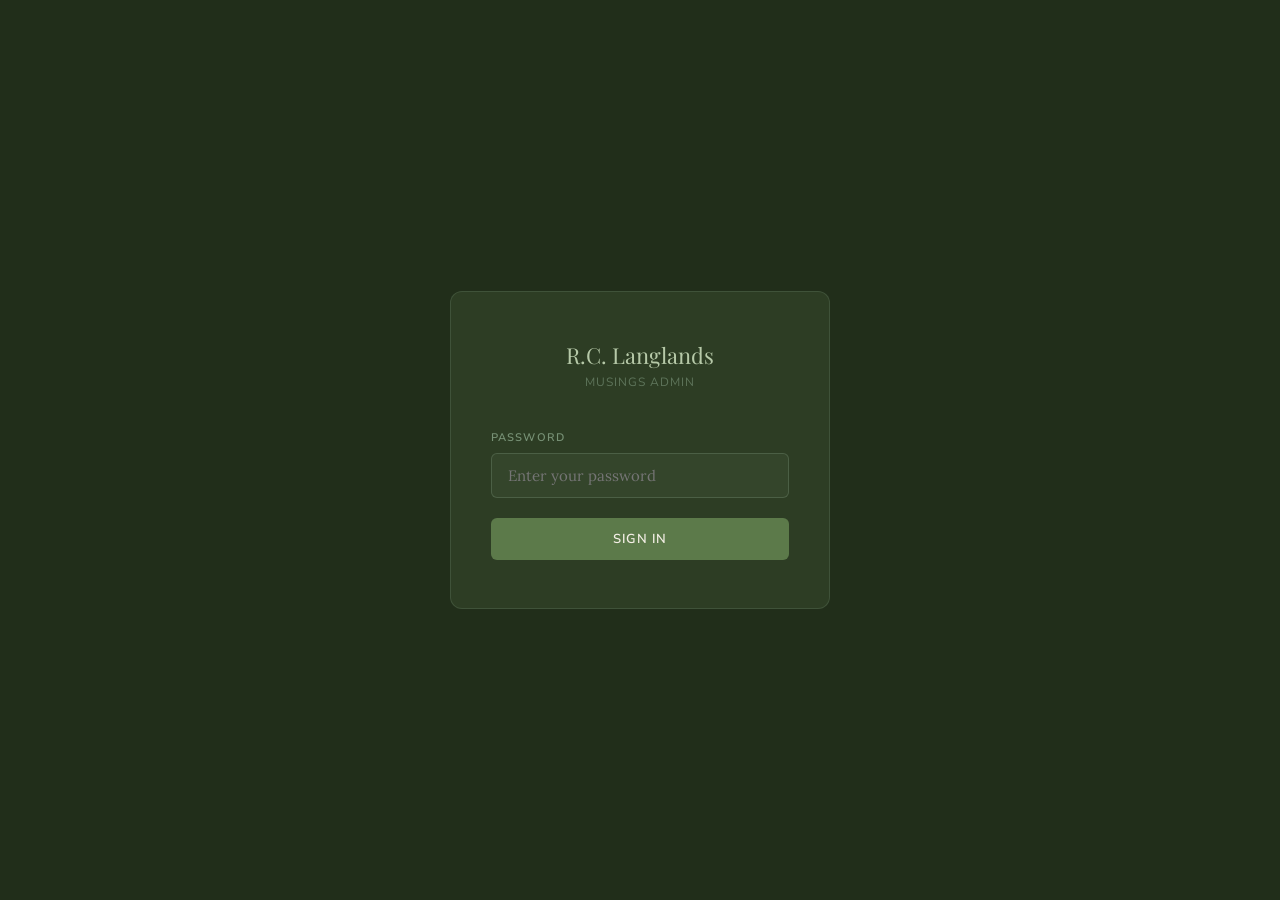
<file: admin/index.html>
<!DOCTYPE html>
<html lang="en">
<head>
  <meta charset="UTF-8" />
  <meta name="viewport" content="width=device-width, initial-scale=1.0" />
  <title>Admin — R.C. Langlands</title>
  <link href="https://fonts.googleapis.com/css2?family=Playfair+Display:ital,wght@0,400;0,500;1,400&family=Lora:ital,wght@0,400;0,500;1,400&family=Nunito+Sans:wght@300;400;600&display=swap" rel="stylesheet" />
  <style>
    *, *::before, *::after { box-sizing: border-box; margin: 0; padding: 0; }
    :root {
      --cream: #f4efe6; --cream-deep: #e8e0d0; --parchment: #d6cab4;
      --forest-darkest: #212e1a; --forest-dark: #2d3d24; --forest: #435c34;
      --forest-mid: #5c7a4a; --forest-light: #7e9e6a; --forest-pale: #b6c9a8;
      --forest-mist: #dde8d4; --moss: #677a5a; --bark: #6b4c32;
      --ink: #2e2018; --ink-muted: #3a3028; --ink-soft: #6a5e50;
      --serif: 'Playfair Display', Georgia, serif;
      --body: 'Lora', Georgia, serif;
      --sans: 'Nunito Sans', sans-serif;
      --red: #c0392b; --red-light: #f9ebea;
    }
    html { scroll-behavior: smooth; }
    body { font-family: var(--sans); background: #f0ece4; color: var(--ink); min-height: 100vh; }

    /* LOGIN */
    #login-screen {
      min-height: 100vh; display: flex; align-items: center; justify-content: center;
      background: var(--forest-darkest);
    }
    .login-box {
      background: var(--forest-dark); border: 1px solid rgba(168,201,172,0.15);
      border-radius: 12px; padding: 3rem 2.5rem; width: 100%; max-width: 380px; text-align: center;
    }
    .login-logo { font-family: var(--serif); font-size: 22px; color: var(--forest-pale); margin-bottom: 0.3rem; }
    .login-sub { font-size: 12px; color: rgba(168,201,172,0.4); letter-spacing: 0.08em; text-transform: uppercase; margin-bottom: 2.5rem; }
    .login-box label { display: block; font-size: 11px; font-weight: 600; letter-spacing: 0.1em; text-transform: uppercase; color: rgba(168,201,172,0.6); margin-bottom: 0.5rem; text-align: left; }
    .login-box input[type="password"] {
      width: 100%; padding: 0.75rem 1rem; border-radius: 6px;
      border: 1.5px solid rgba(168,201,172,0.2); background: rgba(168,201,172,0.06);
      color: var(--forest-mist); font-family: var(--body); font-size: 15px; outline: none;
      margin-bottom: 1.25rem;
    }
    .login-box input[type="password"]:focus { border-color: rgba(168,201,172,0.5); }
    .login-btn {
      width: 100%; padding: 0.75rem; background: var(--forest-mid); color: var(--cream);
      font-family: var(--sans); font-size: 13px; font-weight: 600; letter-spacing: 0.08em;
      text-transform: uppercase; border: none; border-radius: 6px; cursor: pointer; transition: background 0.2s;
    }
    .login-btn:hover { background: var(--forest-light); }
    .login-error { font-size: 13px; color: #e88; margin-top: 0.75rem; display: none; }

    /* ADMIN LAYOUT */
    #admin-screen { display: none; }
    .admin-nav {
      background: var(--forest-darkest); padding: 1rem 2rem;
      display: flex; justify-content: space-between; align-items: center;
      border-bottom: 1px solid rgba(168,201,172,0.12); position: sticky; top: 0; z-index: 50;
    }
    .admin-nav-logo { font-family: var(--serif); font-size: 18px; color: var(--forest-pale); }
    .admin-nav-logo span { font-size: 12px; font-family: var(--sans); color: rgba(168,201,172,0.35); margin-left: 0.75rem; letter-spacing: 0.08em; text-transform: uppercase; }
    .admin-nav-right { display: flex; gap: 1rem; align-items: center; }
    .nav-btn { font-family: var(--sans); font-size: 11px; font-weight: 600; letter-spacing: 0.08em; text-transform: uppercase; padding: 0.45rem 1rem; border-radius: 4px; cursor: pointer; transition: all 0.2s; border: none; }
    .nav-btn.outline { background: transparent; color: rgba(168,201,172,0.5); border: 1px solid rgba(168,201,172,0.2); }
    .nav-btn.outline:hover { color: var(--forest-pale); border-color: rgba(168,201,172,0.5); }
    .nav-btn.primary { background: var(--forest-mid); color: var(--cream); }
    .nav-btn.primary:hover { background: var(--forest-light); }
    .nav-btn.danger { background: transparent; color: rgba(220,100,100,0.6); border: 1px solid rgba(220,100,100,0.2); }
    .nav-btn.danger:hover { color: #e88; border-color: rgba(220,100,100,0.5); }

    .admin-body { display: grid; grid-template-columns: 300px 1fr; min-height: calc(100vh - 57px); }

    /* SIDEBAR */
    .sidebar {
      background: white; border-right: 1px solid var(--parchment);
      display: flex; flex-direction: column;
    }
    .sidebar-header {
      padding: 1.25rem 1.5rem; border-bottom: 1px solid var(--parchment);
      display: flex; justify-content: space-between; align-items: center;
    }
    .sidebar-title { font-family: var(--sans); font-size: 11px; font-weight: 600; letter-spacing: 0.1em; text-transform: uppercase; color: var(--ink-soft); }
    .new-post-btn {
      font-family: var(--sans); font-size: 11px; font-weight: 600;
      letter-spacing: 0.06em; text-transform: uppercase;
      background: var(--forest-mid); color: white;
      padding: 0.4rem 0.85rem; border-radius: 4px; border: none; cursor: pointer; transition: background 0.2s;
    }
    .new-post-btn:hover { background: var(--forest-light); }
    .post-list { flex: 1; overflow-y: auto; }
    .post-item {
      padding: 1rem 1.5rem; border-bottom: 1px solid #f0ece4;
      cursor: pointer; transition: background 0.15s;
    }
    .post-item:hover { background: #f8f4ee; }
    .post-item.active { background: var(--forest-mist); border-left: 3px solid var(--forest-mid); }
    .post-item-title { font-family: var(--serif); font-size: 15px; color: var(--ink); margin-bottom: 0.3rem; line-height: 1.3; }
    .post-item-meta { font-size: 11px; color: var(--ink-soft); display: flex; gap: 0.6rem; align-items: center; }
    .status-dot { width: 6px; height: 6px; border-radius: 50%; display: inline-block; }
    .status-dot.published { background: var(--forest-mid); }
    .status-dot.draft { background: var(--bark); }

    /* EDITOR */
    .editor-panel { padding: 2.5rem 3rem; overflow-y: auto; }
    .editor-empty {
      display: flex; flex-direction: column; align-items: center; justify-content: center;
      min-height: 60vh; color: var(--ink-soft); text-align: center;
    }
    .editor-empty-icon { font-size: 48px; margin-bottom: 1rem; opacity: 0.3; }
    .editor-empty p { font-size: 15px; line-height: 1.6; max-width: 300px; }

    .editor-form { max-width: 720px; }
    .form-row { margin-bottom: 1.5rem; }
    .form-row label { display: block; font-size: 11px; font-weight: 600; letter-spacing: 0.1em; text-transform: uppercase; color: var(--ink-soft); margin-bottom: 0.5rem; }
    .form-row input[type="text"],
    .form-row input[type="date"],
    .form-row select {
      width: 100%; padding: 0.7rem 1rem; border-radius: 6px;
      border: 1.5px solid var(--parchment); background: white;
      font-family: var(--body); font-size: 15px; color: var(--ink); outline: none;
      transition: border-color 0.2s;
    }
    .form-row input:focus, .form-row select:focus { border-color: var(--forest-mid); }
    .form-row textarea {
      width: 100%; padding: 1rem; border-radius: 6px;
      border: 1.5px solid var(--parchment); background: white;
      font-family: var(--body); font-size: 15.5px; color: var(--ink-muted);
      line-height: 1.85; outline: none; resize: vertical; min-height: 180px;
      transition: border-color 0.2s;
    }
    .form-row textarea:focus { border-color: var(--forest-mid); }
    #content-editor { min-height: 320px; }
    .form-grid { display: grid; grid-template-columns: 1fr 1fr; gap: 1rem; }
    .editor-actions {
      display: flex; gap: 1rem; align-items: center; padding-top: 1rem;
      border-top: 1px solid var(--parchment); margin-top: 0.5rem; flex-wrap: wrap;
    }
    .save-btn {
      font-family: var(--sans); font-size: 12px; font-weight: 600; letter-spacing: 0.08em; text-transform: uppercase;
      padding: 0.65rem 1.4rem; border-radius: 5px; border: none; cursor: pointer; transition: all 0.2s;
    }
    .save-btn.publish { background: var(--forest-mid); color: white; }
    .save-btn.publish:hover { background: var(--forest-light); }
    .save-btn.draft { background: var(--cream-deep); color: var(--ink-muted); }
    .save-btn.draft:hover { background: var(--parchment); }
    .delete-btn {
      font-family: var(--sans); font-size: 12px; font-weight: 600; letter-spacing: 0.08em; text-transform: uppercase;
      padding: 0.65rem 1.2rem; border-radius: 5px; border: 1.5px solid rgba(192,57,43,0.25);
      background: transparent; color: var(--red); cursor: pointer; transition: all 0.2s; margin-left: auto;
    }
    .delete-btn:hover { background: var(--red-light); }
    .save-status { font-size: 12px; color: var(--forest-mid); }

    /* INSTRUCTIONS PANEL */
    .instructions {
      background: var(--forest-darkest); color: var(--forest-pale);
      padding: 2rem; border-radius: 10px; margin-bottom: 2.5rem; max-width: 720px;
    }
    .instructions h3 { font-family: var(--serif); font-size: 18px; font-weight: 400; color: var(--forest-mist); margin-bottom: 1rem; }
    .instructions ol { padding-left: 1.25rem; }
    .instructions li { font-size: 13.5px; line-height: 1.75; color: rgba(168,201,172,0.7); margin-bottom: 0.5rem; }
    .instructions li strong { color: var(--forest-pale); }
    .instructions code { background: rgba(168,201,172,0.1); padding: 1px 6px; border-radius: 3px; font-size: 12px; color: var(--forest-pale); }
    .toggle-instructions { font-family: var(--sans); font-size: 11px; font-weight: 600; letter-spacing: 0.08em; text-transform: uppercase; color: rgba(168,201,172,0.4); background: none; border: none; cursor: pointer; margin-bottom: 1rem; padding: 0; }
    .toggle-instructions:hover { color: var(--forest-pale); }

    @media (max-width: 768px) {
      .admin-body { grid-template-columns: 1fr; }
      .sidebar { max-height: 40vh; }
      .editor-panel { padding: 1.5rem; }
      .form-grid { grid-template-columns: 1fr; }
    }
  </style>
</head>
<body>

<!-- LOGIN -->
<div id="login-screen">
  <div class="login-box">
    <div class="login-logo">R.C. Langlands</div>
    <div class="login-sub">Musings Admin</div>
    <label for="password">Password</label>
    <input type="password" id="password" placeholder="Enter your password" onkeydown="if(event.key==='Enter')login()" />
    <button class="login-btn" onclick="login()">Sign in</button>
    <div class="login-error" id="login-error">Incorrect password. Try again.</div>
  </div>
</div>

<!-- ADMIN -->
<div id="admin-screen">
  <div class="admin-nav">
    <div class="admin-nav-logo">R.C. Langlands <span>Musings Admin</span></div>
    <div class="admin-nav-right">
      <a href="../index.html" target="_blank" class="nav-btn outline">View site ↗</a>
      <button class="nav-btn danger" onclick="logout()">Sign out</button>
    </div>
  </div>

  <div class="admin-body">
    <div class="sidebar">
      <div class="sidebar-header">
        <div class="sidebar-title">Posts</div>
        <button class="new-post-btn" onclick="newPost()">+ New post</button>
      </div>
      <div class="post-list" id="post-list"></div>
    </div>

    <div class="editor-panel" id="editor-panel">
      <div class="editor-empty" id="editor-empty">
        <div class="editor-empty-icon">✦</div>
        <p>Select a post to edit, or create a new one.</p>
      </div>
      <div id="editor-form-wrap" style="display:none;">

        <button class="toggle-instructions" onclick="toggleInstructions()">↕ How to publish posts</button>
        <div class="instructions" id="instructions" style="display:none;">
          <h3>How publishing works</h3>
          <ol>
            <li>Write or edit your post using the form below.</li>
            <li>Click <strong>Save as draft</strong> to save without publishing, or <strong>Publish</strong> to make it live.</li>
            <li>Click <strong>Download posts.json</strong> in the top bar to download your updated posts file.</li>
            <li>Go to your GitHub repository and navigate to <code>posts/posts.json</code>.</li>
            <li>Click the pencil icon to edit, then paste in the new file content and commit the change.</li>
            <li>Cloudflare will automatically redeploy your site within about a minute of the commit.</li>
          </ol>
        </div>

        <div class="editor-form" id="editor-form">
          <div class="form-grid">
            <div class="form-row">
              <label for="f-title">Post title</label>
              <input type="text" id="f-title" placeholder="Your journal post title" />
            </div>
    <div class="form-row">
  <label for="f-tag">Category</label>
  <select id="f-tag" onchange="handleTagChange()">
    <option>Writing life</option>
    <option>Process</option>
    <option>Books I love</option>
    <option>The Seasons series</option>
    <option>Notes from the classroom</option>
    <option value="__custom__">+ Add a new category…</option>
  </select>
  <input type="text" id="f-tag-custom" placeholder="Type your new category" style="display:none; margin-top:8px;" />
</div>
          </div>
          <div class="form-row">
            <label for="f-preview">Preview text <span style="font-weight:400;text-transform:none;letter-spacing:0">(shown on homepage — 1–2 sentences)</span></label>
            <textarea id="f-preview" rows="2" placeholder="A short teaser that appears on the journal index..."></textarea>
          </div>
     <div class="form-row">
  <label for="f-content">Post content <span style="font-weight:400;text-transform:none;letter-spacing:0">(separate paragraphs with a blank line — select text and click B or I to format it)</span></label>
   <div class="editor-toolbar" style="margin-bottom:6px; display:flex; flex-wrap:wrap; gap:6px;">
    <button type="button" onclick="wrapSelection('**')" style="font-weight:700; padding:4px 10px;" title="Bold">B</button>
    <button type="button" onclick="wrapSelection('*')" style="font-style:italic; padding:4px 10px;" title="Italic">I</button>
    <button type="button" onclick="insertHeading('##')" style="padding:4px 10px;" title="Heading">H2</button>
    <button type="button" onclick="insertHeading('###')" style="padding:4px 10px;" title="Subheading">H3</button>
    <button type="button" onclick="wrapSelection2('[left]','[/left]')" style="padding:4px 10px;" title="Align left">◧</button>
    <button type="button" onclick="wrapSelection2('[center]','[/center]')" style="padding:4px 10px;" title="Align center">▦</button>
    <button type="button" onclick="wrapSelection2('[right]','[/right]')" style="padding:4px 10px;" title="Align right">◨</button>
    <button type="button" onclick="wrapSelection2('[display]','[/display]')" style="padding:4px 10px;" title="Display font">Aa</button>
    <button type="button" onclick="wrapSelection2('[sans]','[/sans]')" style="padding:4px 10px;" title="Sans-serif font">Aa</button>
    <button type="button" onclick="document.getElementById('image-file-picker').click()" style="padding:4px 10px;" title="Insert image">🖼</button>
    <input type="file" id="image-file-picker" accept="image/*" style="display:none" onchange="insertImageMarkdown(this)">
  </div>
 <textarea id="f-content" id="content-editor" rows="16" placeholder="Write your post here...

Separate paragraphs with a blank line — each blank line becomes a new paragraph on the site.

To add a photo, put it on its own line like this:
![A short description of the photo](images/musings/your-photo.jpg)

Take your time. This is your space."></textarea>
          </div>
          <div class="form-row">
            <label for="f-date">Date</label>
            <input type="date" id="f-date" />
          </div>
          <div class="editor-actions">
            <button class="save-btn publish" onclick="savePost(true)">Publish</button>
            <button class="save-btn draft" onclick="savePost(false)">Save as draft</button>
            <span class="save-status" id="save-status"></span>
            <button class="delete-btn" onclick="deletePost()">Delete post</button>
          </div>
        </div>
      </div>
    </div>
  </div>
</div>

<script>
  // ── PASSWORD ──
  // Change this to your own password
  const ADMIN_PASSWORD = 'Proverbs22:29';

  let posts = [];
  let activeId = null;

  function login() {
    const pw = document.getElementById('password').value;
    if (pw === ADMIN_PASSWORD) {
      document.getElementById('login-screen').style.display = 'none';
      document.getElementById('admin-screen').style.display = 'block';
      loadPosts();
    } else {
      document.getElementById('login-error').style.display = 'block';
    }
  }

  function logout() {
    document.getElementById('login-screen').style.display = 'flex';
    document.getElementById('admin-screen').style.display = 'none';
    document.getElementById('password').value = '';
  }

  // ── LOAD POSTS ──
  function loadPosts() {
    fetch('../posts/posts.json?nocache=' + Date.now())
      .then(r => r.json())
      .then(data => {
        posts = data;
        renderSidebar();
      })
      .catch(() => {
        posts = [];
        renderSidebar();
      });
  }

  // ── SIDEBAR ──
  function renderSidebar() {
    const list = document.getElementById('post-list');
    if (posts.length === 0) {
      list.innerHTML = '<div style="padding:1.5rem;font-size:13px;color:var(--ink-soft);">No posts yet. Create your first one.</div>';
      return;
    }
    list.innerHTML = posts.map(p => `
      <div class="post-item ${p.id === activeId ? 'active' : ''}" onclick="selectPost('${p.id}')">
        <div class="post-item-title">${p.title}</div>
        <div class="post-item-meta">
          <span class="status-dot ${p.published ? 'published' : 'draft'}"></span>
          <span>${p.published ? 'Published' : 'Draft'}</span>
          <span>·</span>
          <span>${formatDate(p.date)}</span>
        </div>
      </div>
    `).join('');
  }

  function selectPost(id) {
    activeId = id;
    const post = posts.find(p => p.id === id);
    if (!post) return;
    document.getElementById('editor-empty').style.display = 'none';
    document.getElementById('editor-form-wrap').style.display = 'block';
    document.getElementById('f-title').value = post.title;
const tagSelect = document.getElementById('f-tag');
const tagCustom = document.getElementById('f-tag-custom');
const presetTags = Array.from(tagSelect.options).map(o => o.value).filter(v => v !== '__custom__');
if (presetTags.includes(post.tag)) {
  tagSelect.value = post.tag;
  tagCustom.style.display = 'none';
  tagCustom.value = '';
} else {
  tagSelect.value = '__custom__';
  tagCustom.style.display = 'block';
  tagCustom.value = post.tag;
}
    document.getElementById('f-preview').value = post.preview;
    document.getElementById('f-content').value = post.content;
    document.getElementById('f-date').value = post.date;
    document.getElementById('save-status').textContent = '';
    renderSidebar();
  }

  function newPost() {
    const id = 'post-' + Date.now();
    const today = new Date().toISOString().split('T')[0];
    const newP = { id, title: 'New post', tag: 'Writing life', date: today, preview: '', content: '', published: false };
    posts.unshift(newP);
    renderSidebar();
    selectPost(id);
  }
  function wrapSelection(marker) {
  const textarea = document.getElementById('f-content');
  const start = textarea.selectionStart;
  const end = textarea.selectionEnd;
  const text = textarea.value;
  const selected = text.slice(start, end) || 'text';
  textarea.value = text.slice(0, start) + marker + selected + marker + text.slice(end);
  textarea.focus();
  textarea.selectionStart = start + marker.length;
  textarea.selectionEnd = start + marker.length + selected.length;
}
function handleTagChange() {
  const select = document.getElementById('f-tag');
  const custom = document.getElementById('f-tag-custom');
  custom.style.display = select.value === '__custom__' ? 'block' : 'none';
  if (select.value === '__custom__') custom.focus();
}
function wrapSelection2(prefix, suffix) {
  const textarea = document.getElementById('f-content');
  const start = textarea.selectionStart;
  const end = textarea.selectionEnd;
  const text = textarea.value;
  const selected = text.slice(start, end) || 'text';
  textarea.value = text.slice(0, start) + prefix + selected + suffix + text.slice(end);
  textarea.focus();
  textarea.selectionStart = start + prefix.length;
  textarea.selectionEnd = start + prefix.length + selected.length;
}

function insertHeading(hashes) {
  const textarea = document.getElementById('f-content');
  const start = textarea.selectionStart;
  const end = textarea.selectionEnd;
  const text = textarea.value;
  const selected = text.slice(start, end) || 'Heading text';
  const snippet = `${hashes} ${selected}`;
  textarea.value = text.slice(0, start) + snippet + text.slice(end);
  textarea.focus();
  textarea.selectionStart = start + hashes.length + 1;
  textarea.selectionEnd = start + snippet.length;
}

function insertImageMarkdown(input) {
  if (!input.files || !input.files[0]) return;
  const filename = input.files[0].name.toLowerCase().replace(/\s+/g, '-').replace(/[^a-z0-9.\-_]/g, '');
  const textarea = document.getElementById('f-content');
  const start = textarea.selectionStart;
  const text = textarea.value;
  const snippet = `![](images/musings/${filename})`;
  textarea.value = text.slice(0, start) + snippet + text.slice(start);
  textarea.focus();
  textarea.selectionStart = textarea.selectionEnd = start + 2;
  input.value = '';
  alert(`Don't forget: also upload "${filename}" to images/musings/ on GitHub with this exact filename, or the photo won't show up.`);
}

function getSelectedTag() {
  const select = document.getElementById('f-tag');
  if (select.value !== '__custom__') return select.value;
  const custom = document.getElementById('f-tag-custom').value.trim();
  if (custom && !Array.from(select.options).some(o => o.value === custom)) {
    const opt = document.createElement('option');
    opt.value = custom;
    opt.textContent = custom;
    select.insertBefore(opt, select.lastElementChild);
  }
  if (custom) select.value = custom;
  return custom || 'Writing life';
}
  function savePost(publish) {
    if (!activeId) return;
    const idx = posts.findIndex(p => p.id === activeId);
    if (idx === -1) return;

    const title = document.getElementById('f-title').value.trim();
    if (!title) { alert('Please add a title before saving.'); return; }

    posts[idx] = {
      ...posts[idx],
      title,
     tag: getSelectedTag(),
      preview: document.getElementById('f-preview').value.trim(),
      content: document.getElementById('f-content').value.trim(),
      date: document.getElementById('f-date').value,
      published: publish
    };

    renderSidebar();
    const status = document.getElementById('save-status');
    status.textContent = publish ? '✓ Published (download to go live)' : '✓ Saved as draft';
    setTimeout(() => status.textContent = '', 4000);

    // Prompt download
    downloadJSON();
  }

  function deletePost() {
    if (!activeId) return;
    if (!confirm('Delete this post? This cannot be undone.')) return;
    posts = posts.filter(p => p.id !== activeId);
    activeId = null;
    renderSidebar();
    document.getElementById('editor-empty').style.display = 'flex';
    document.getElementById('editor-form-wrap').style.display = 'none';
    downloadJSON();
  }

  function downloadJSON() {
    const blob = new Blob([JSON.stringify(posts, null, 2)], { type: 'application/json' });
    const url = URL.createObjectURL(blob);
    const a = document.createElement('a');
    a.href = url; a.download = 'posts.json'; a.click();
    URL.revokeObjectURL(url);
  }

  function toggleInstructions() {
    const el = document.getElementById('instructions');
    el.style.display = el.style.display === 'none' ? 'block' : 'none';
  }

  function formatDate(d) {
    return new Date(d).toLocaleDateString('en-AU', { day: 'numeric', month: 'short', year: 'numeric' });
  }
</script>

</body>
</html>
</file>
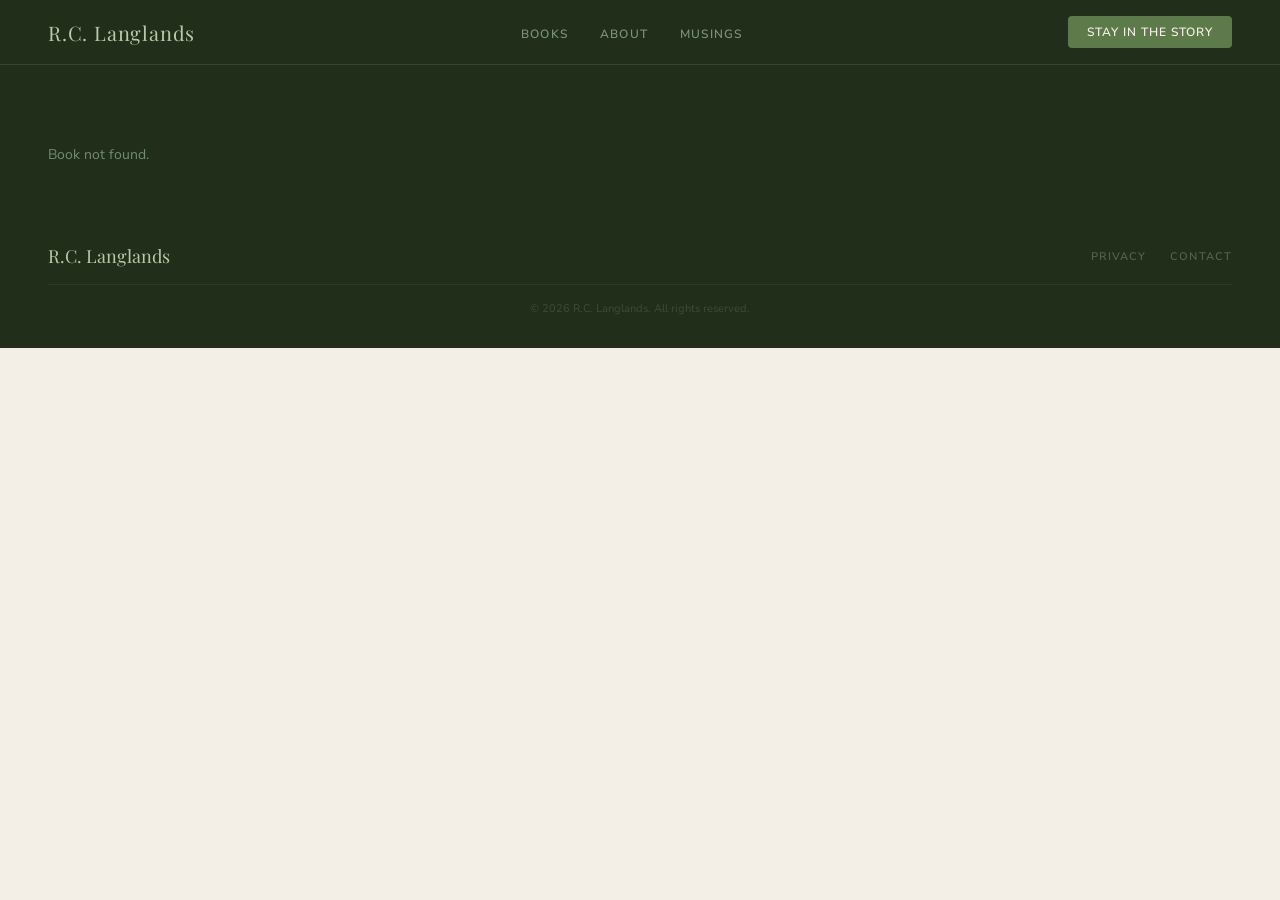
<file: book.html>
<!DOCTYPE html>
<html lang="en">
<head>
  <script>if ('scrollRestoration' in history) { history.scrollRestoration = 'manual'; }</script>
  <meta charset="UTF-8" />
  <meta name="viewport" content="width=device-width, initial-scale=1.0" />
  <title>Book — R.C. Langlands</title>
  <link rel="preconnect" href="https://fonts.googleapis.com" />
  <link rel="preconnect" href="https://fonts.gstatic.com" crossorigin />
  <link href="https://fonts.googleapis.com/css2?family=Playfair+Display:ital,wght@0,400;0,500;1,400&family=Lora:ital,wght@0,400;0,500;1,400&family=Nunito+Sans:wght@300;400;600&display=swap" rel="stylesheet" />
  <link rel="icon" type="image/svg+xml" href="favicon.svg" />
  <meta name="theme-color" content="#212e1a" />
  <link rel="stylesheet" href="css/style.css" />
</head>
<body>

<nav>
  <a href="index.html" class="nav-logo">R.C. Langlands</a>
  <button class="nav-toggle" id="navToggle" aria-label="Toggle menu" aria-expanded="false">
    <span></span><span></span><span></span>
  </button>
  <ul class="nav-links" id="navLinks">
    <li><a href="index.html#books">Books</a></li>
    <li><a href="index.html#about">About</a></li>
    <li><a href="index.html#journal">Musings</a></li>
    <li class="mobile-only"><a href="index.html#newsletter">Stay in the story</a></li>
  </ul>
  <a href="index.html#newsletter" class="nav-cta">Stay in the story</a>
</nav>

<div id="book-content">
  <!-- Loaded dynamically -->
</div>

<footer>
  <div class="footer-brand">R.C. Langlands</div>
  <div class="footer-links">
    <a href="privacy.html">Privacy</a>
    <a href="mailto:riley@rclanglands.com">Contact</a>
  </div>
  <div class="footer-copy">© 2026 R.C. Langlands. All rights reserved.</div>
</footer>

<script>
  const params = new URLSearchParams(window.location.search);
  const id = params.get('id');

  function formatInline(text) {
    return text
      .replace(/!\[(.*?)\]\((.*?)\)/g, '<img src="$2" alt="$1" loading="lazy">')
      .replace(/\*\*\*(.+?)\*\*\*/g, '<strong><em>$1</em></strong>')
      .replace(/\*\*(.+?)\*\*/g, '<strong>$1</strong>')
      .replace(/\*(.+?)\*/g, '<em>$1</em>')
      .replace(/\n/g, '<br>');
  }

  function renderSample(raw) {
    return raw.split('\n\n').filter(p => p.trim()).map(p => `<p>${formatInline(p.trim())}</p>`).join('\n');
  }

  Promise.all([
    fetch('content/books.json').then(r => r.json()),
    fetch('content/events.json').then(r => r.json()).catch(() => ({ events: [] }))
  ]).then(([bookData, eventData]) => {
    const book = bookData.books.find(b => b.id === id);
    const content = document.getElementById('book-content');

    if (!book) {
      content.innerHTML = `
        <div class="post-hero">
          <p style="color:rgba(168,201,172,0.6); font-family: var(--sans); font-size:14px;">Book not found.</p>
        </div>`;
      return;
    }

    document.title = `${book.title} — R.C. Langlands`;

    const hasPurchase = book.purchaseLinks && book.purchaseLinks.length > 0;
    const hasReviews = book.reviews && book.reviews.length > 0;
    const hasSample = book.sampleChapter && book.sampleChapter.trim().length > 0;
    const event = book.eventId ? (eventData.events || []).find(e => e.id === book.eventId) : null;

    const purchaseHTML = hasPurchase ? `
      <div class="book-section">
        <h2>Where to buy</h2>
        <div class="purchase-links">
          ${book.purchaseLinks.map(p => `<a class="btn-primary" href="${p.url}" target="_blank" rel="noopener">${p.retailer}</a>`).join('')}
        </div>
      </div>` : `
      <div class="book-section book-placeholder">
        <h2>Where to buy</h2>
        <p>Purchase links will appear here closer to release.</p>
        <a class="btn-ghost" href="index.html#newsletter">Get notified when it's ready</a>
      </div>`;

    const reviewsHTML = hasReviews ? `
      <div class="book-section">
        <h2>Praise for ${book.title}</h2>
        <div class="review-list">
          ${book.reviews.map(r => `
            <blockquote class="review-quote">
              <p>&ldquo;${r.quote}&rdquo;</p>
              <cite>${r.source}</cite>
            </blockquote>
          `).join('')}
        </div>
      </div>` : '';

    const sampleHTML = hasSample ? `
      <div class="book-section">
        <h2>Read a sample</h2>
        <div class="sample-chapter">
          ${renderSample(book.sampleChapter)}
        </div>
      </div>` : '';

    const eventHTML = event ? `
      <div class="book-section book-event-callout">
        <h2>Join the launch</h2>
        <p>${event.date}${event.location ? ' · ' + event.location : ''}</p>
        <a class="btn-primary" href="event.html?id=${event.id}">Event details &amp; RSVP</a>
      </div>` : '';

    content.innerHTML = `
      <div class="post-hero">
        <div class="post-tag">${book.label}</div>
        <h1 class="post-title">${book.title}</h1>
        ${book.description ? `<p class="post-date" style="max-width:600px;line-height:1.7;">${book.description}</p>` : ''}
      </div>
      <div class="post-body">
        <a href="index.html#books" class="back-link">← Back to the series</a>
        ${purchaseHTML}
        ${reviewsHTML}
        ${sampleHTML}
        ${eventHTML}
      </div>
    `;
  }).catch(() => {
    document.getElementById('book-content').innerHTML = `
      <div class="post-hero">
        <p style="color:rgba(168,201,172,0.6);">Unable to load this book.</p>
      </div>`;
  });
</script>

<script>
  // Mobile nav toggle
  const navToggle = document.getElementById('navToggle');
  const navLinks = document.getElementById('navLinks');
  navToggle.addEventListener('click', () => {
    const isOpen = navLinks.classList.toggle('open');
    navToggle.classList.toggle('open', isOpen);
    navToggle.setAttribute('aria-expanded', isOpen);
  });
  navLinks.querySelectorAll('a').forEach(link => {
    link.addEventListener('click', () => {
      navLinks.classList.remove('open');
      navToggle.classList.remove('open');
      navToggle.setAttribute('aria-expanded', 'false');
    });
  });
</script>

</body>
</html>
</file>
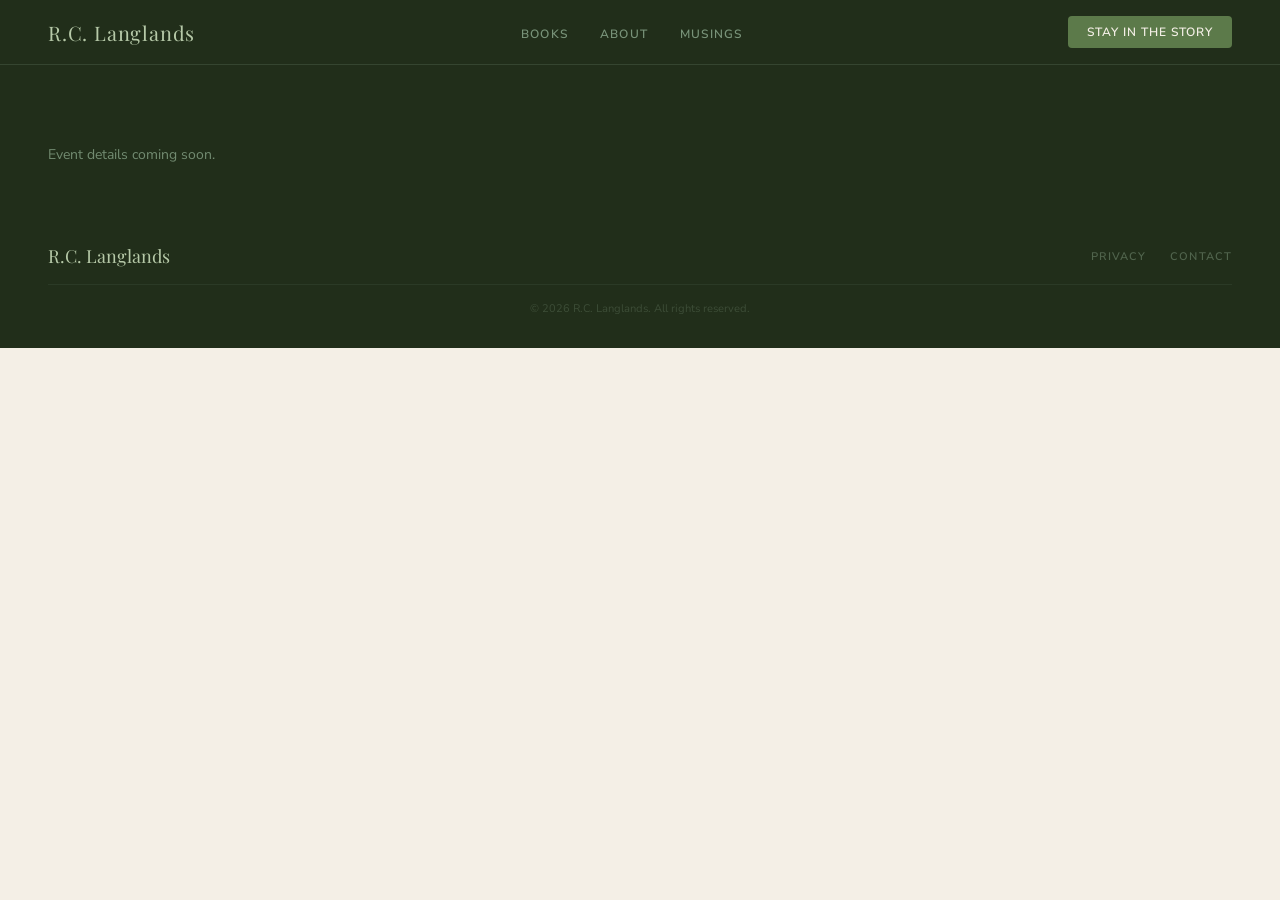
<file: event.html>
<!DOCTYPE html>
<html lang="en">
<head>
  <script>if ('scrollRestoration' in history) { history.scrollRestoration = 'manual'; }</script>
  <meta charset="UTF-8" />
  <meta name="viewport" content="width=device-width, initial-scale=1.0" />
  <title>Event — R.C. Langlands</title>
  <link rel="preconnect" href="https://fonts.googleapis.com" />
  <link rel="preconnect" href="https://fonts.gstatic.com" crossorigin />
  <link href="https://fonts.googleapis.com/css2?family=Playfair+Display:ital,wght@0,400;0,500;1,400&family=Lora:ital,wght@0,400;0,500;1,400&family=Nunito+Sans:wght@300;400;600&display=swap" rel="stylesheet" />
  <link rel="icon" type="image/svg+xml" href="favicon.svg" />
  <meta name="theme-color" content="#212e1a" />
  <link rel="stylesheet" href="css/style.css" />
</head>
<body>

<nav>
  <a href="index.html" class="nav-logo">R.C. Langlands</a>
  <button class="nav-toggle" id="navToggle" aria-label="Toggle menu" aria-expanded="false">
    <span></span><span></span><span></span>
  </button>
  <ul class="nav-links" id="navLinks">
    <li><a href="index.html#books">Books</a></li>
    <li><a href="index.html#about">About</a></li>
    <li><a href="index.html#journal">Musings</a></li>
    <li class="mobile-only"><a href="index.html#newsletter">Stay in the story</a></li>
  </ul>
  <a href="index.html#newsletter" class="nav-cta">Stay in the story</a>
</nav>

<div id="event-content">
  <!-- Loaded dynamically -->
</div>

<footer>
  <div class="footer-brand">R.C. Langlands</div>
  <div class="footer-links">
    <a href="privacy.html">Privacy</a>
    <a href="mailto:riley@rclanglands.com">Contact</a>
  </div>
  <div class="footer-copy">© 2026 R.C. Langlands. All rights reserved.</div>
</footer>

<script>
  const params = new URLSearchParams(window.location.search);
  const id = params.get('id');

  fetch('content/events.json')
    .then(r => r.json())
    .then(data => {
      const event = (data.events || []).find(e => e.id === id);
      const content = document.getElementById('event-content');

      if (!event) {
        content.innerHTML = `
          <div class="post-hero">
            <p style="color:rgba(168,201,172,0.6); font-family: var(--sans); font-size:14px;">Event details coming soon.</p>
          </div>`;
        return;
      }

      document.title = `${event.title} — R.C. Langlands`;

      const rsvpHTML = event.rsvpEmbed && event.rsvpEmbed.trim()
        ? `<div class="rsvp-embed">${event.rsvpEmbed}</div>`
        : `<p>RSVPs aren't open yet — check back soon, or
             <a href="mailto:riley@rclanglands.com?subject=RSVP:%20${encodeURIComponent(event.title)}">email to let me know you're coming</a>
             in the meantime.</p>`;

      content.innerHTML = `
        <div class="post-hero">
          <div class="post-tag">Book launch event</div>
          <h1 class="post-title">${event.title}</h1>
          <div class="post-date">${event.displayDate || event.date || ''}${event.location ? ' · ' + event.location : ''}</div>
        </div>
        <div class="post-body">
          ${event.bookId ? `<a href="book.html?id=${event.bookId}" class="back-link">← Back to the book</a>` : `<a href="index.html#books" class="back-link">← Back to the series</a>`}
          ${event.description ? `<p>${event.description}</p>` : ''}
          <div class="book-section">
            <h2>RSVP</h2>
            ${rsvpHTML}
          </div>
        </div>
      `;
    })
    .catch(() => {
      document.getElementById('event-content').innerHTML = `
        <div class="post-hero">
          <p style="color:rgba(168,201,172,0.6);">Unable to load this event.</p>
        </div>`;
    });
</script>

<script>
  // Mobile nav toggle
  const navToggle = document.getElementById('navToggle');
  const navLinks = document.getElementById('navLinks');
  navToggle.addEventListener('click', () => {
    const isOpen = navLinks.classList.toggle('open');
    navToggle.classList.toggle('open', isOpen);
    navToggle.setAttribute('aria-expanded', isOpen);
  });
  navLinks.querySelectorAll('a').forEach(link => {
    link.addEventListener('click', () => {
      navLinks.classList.remove('open');
      navToggle.classList.remove('open');
      navToggle.setAttribute('aria-expanded', 'false');
    });
  });
</script>

</body>
</html>
</file>
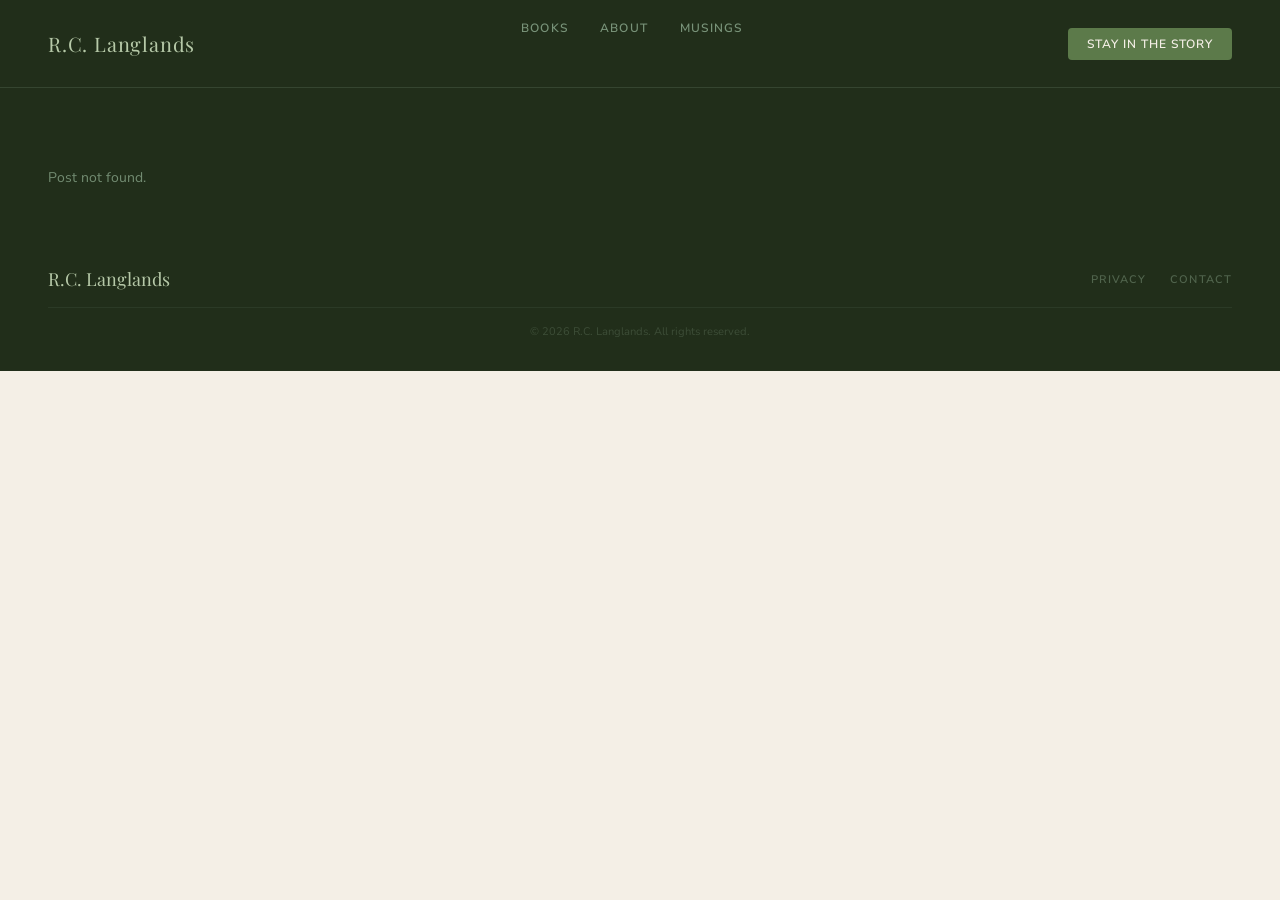
<file: post.html>
<!DOCTYPE html>
<html lang="en">
<head>
  <meta charset="UTF-8" />
  <meta name="viewport" content="width=device-width, initial-scale=1.0" />
  <title>Musings — R.C. Langlands</title>
  <link rel="preconnect" href="https://fonts.googleapis.com" />
  <link rel="preconnect" href="https://fonts.gstatic.com" crossorigin />
  <link href="https://fonts.googleapis.com/css2?family=Playfair+Display:ital,wght@0,400;0,500;1,400&family=Lora:ital,wght@0,400;0,500;1,400&family=Nunito+Sans:wght@300;400;600&display=swap" rel="stylesheet" />
  <link rel="icon" type="image/svg+xml" href="favicon.svg" />
  <meta name="theme-color" content="#212e1a" />
  <link rel="stylesheet" href="css/style.css" />
</head>
<body>

<nav>
  <a href="index.html" class="nav-logo">R.C. Langlands</a>
  <button class="nav-toggle" id="navToggle" aria-label="Toggle menu" aria-expanded="false">
    <span></span><span></span><span></span>
  </button>
  <ul class="nav-links" id="navLinks">
    <li><a href="index.html#books">Books</a></li>
    <li><a href="index.html#about">About</a></li>
  <li><a href="index.html#journal" class="back-link">Musings</a></li>
    <li class="mobile-only"><a href="index.html#newsletter">Stay in the story</a></li>
  </ul>
  <a href="index.html#newsletter" class="nav-cta">Stay in the story</a>
</nav>

<div id="post-content">
  <!-- Loaded dynamically -->
</div>

<footer>
  <div class="footer-brand">R.C. Langlands</div>
  <div class="footer-links">
    <a href="privacy.html">Privacy</a>
    <a href="mailto:riley@rclanglands.com">Contact</a>
  </div>
  <div class="footer-copy">© 2026 R.C. Langlands. All rights reserved.</div>
</footer>

<script>
  const params = new URLSearchParams(window.location.search);
  const id = params.get('id');

  fetch('posts/posts.json')
    .then(r => r.json())
    .then(posts => {
      const post = posts.find(p => p.id === id && p.published);
      if (!post) {
        document.getElementById('post-content').innerHTML = `
          <div class="post-hero">
            <p style="color:rgba(168,201,172,0.6); font-family: var(--sans); font-size:14px;">Post not found.</p>
          </div>`;
        return;
      }

      document.title = `${post.title} — R.C. Langlands`;

function formatInline(text) {
  return text
    .replace(/!\[(.*?)\]\((.*?)\)/g, '<img src="$2" alt="$1" loading="lazy">')
    .replace(/\[display\](.+?)\[\/display\]/g, '<span class="font-display">$1</span>')
    .replace(/\[sans\](.+?)\[\/sans\]/g, '<span class="font-sans">$1</span>')
    .replace(/\*\*\*(.+?)\*\*\*/g, '<strong><em>$1</em></strong>')
    .replace(/\*\*(.+?)\*\*/g, '<strong>$1</strong>')
    .replace(/\*(.+?)\*/g, '<em>$1</em>')
    .replace(/\n/g, '<br>');
}

function renderBlock(raw) {
  const text = raw.trim();
  const h3Match = text.match(/^###\s+(.*)$/);
  if (h3Match) return `<h3>${formatInline(h3Match[1])}</h3>`;
  const h2Match = text.match(/^##\s+(.*)$/);
  if (h2Match) return `<h2>${formatInline(h2Match[1])}</h2>`;
  const alignMatch = text.match(/^\[(center|left|right)\]([\s\S]*)\[\/\1\]$/);
  if (alignMatch) {
    return `<p style="text-align:${alignMatch[1]}">${formatInline(alignMatch[2].trim())}</p>`;
  }
  return `<p>${formatInline(text)}</p>`;
}

const paragraphs = post.content
  .split('\n\n')
  .filter(p => p.trim())
  .map(renderBlock)
  .join('\n');

const resourcesHTML = (post.resources && post.resources.length > 0) ? `
  <div class="post-resources">
    <h3>Downloadable resources</h3>
    <ul>
      ${post.resources.map(r => `<li><a href="${r.file}" download>↓ ${r.label}</a></li>`).join('')}
    </ul>
  </div>` : '';

      const published = posts.filter(p => p.published);
      const currentIndex = published.findIndex(p => p.id === id);
      const prevPost = currentIndex > 0 ? published[currentIndex - 1] : null;
      const nextPost = currentIndex < published.length - 1 ? published[currentIndex + 1] : null;

      let prevNextHTML = '';
      if (prevPost || nextPost) {
        prevNextHTML = `
          <div class="post-prev-next">
            ${prevPost ? `<a href="post.html?id=${prevPost.id}" class="post-prev">← ${prevPost.title}</a>` : '<span></span>'}
            ${nextPost ? `<a href="post.html?id=${nextPost.id}" class="post-next">${nextPost.title} →</a>` : ''}
          </div>
        `;
      }

      document.getElementById('post-content').innerHTML = `
        <div class="post-hero">
          <div class="post-tag">${post.tag}</div>
          <h1 class="post-title">${post.title}</h1>
          <div class="post-date">${formatDate(post.date)}</div>
        </div>
        <div class="post-body">
      <a href="index.html#journal" class="back-link">← Back to Musings</a>
          ${paragraphs}
          ${resourcesHTML}
          ${prevNextHTML}
        </div>
      `;
    })
    .catch(() => {
      document.getElementById('post-content').innerHTML = `
        <div class="post-hero">
          <p style="color:rgba(168,201,172,0.6);">Unable to load post.</p>
        </div>`;
    });

  function formatDate(d) {
    return new Date(d).toLocaleDateString('en-AU', { day: 'numeric', month: 'long', year: 'numeric' });
  }
</script>

<script>
  // Mobile nav toggle
  const navToggle = document.getElementById('navToggle');
  const navLinks = document.getElementById('navLinks');
  navToggle.addEventListener('click', () => {
    const isOpen = navLinks.classList.toggle('open');
    navToggle.classList.toggle('open', isOpen);
    navToggle.setAttribute('aria-expanded', isOpen);
  });
  navLinks.querySelectorAll('a').forEach(link => {
    link.addEventListener('click', () => {
      navLinks.classList.remove('open');
      navToggle.classList.remove('open');
      navToggle.setAttribute('aria-expanded', 'false');
    });
  });
</script>

</body>
</html>
</file>
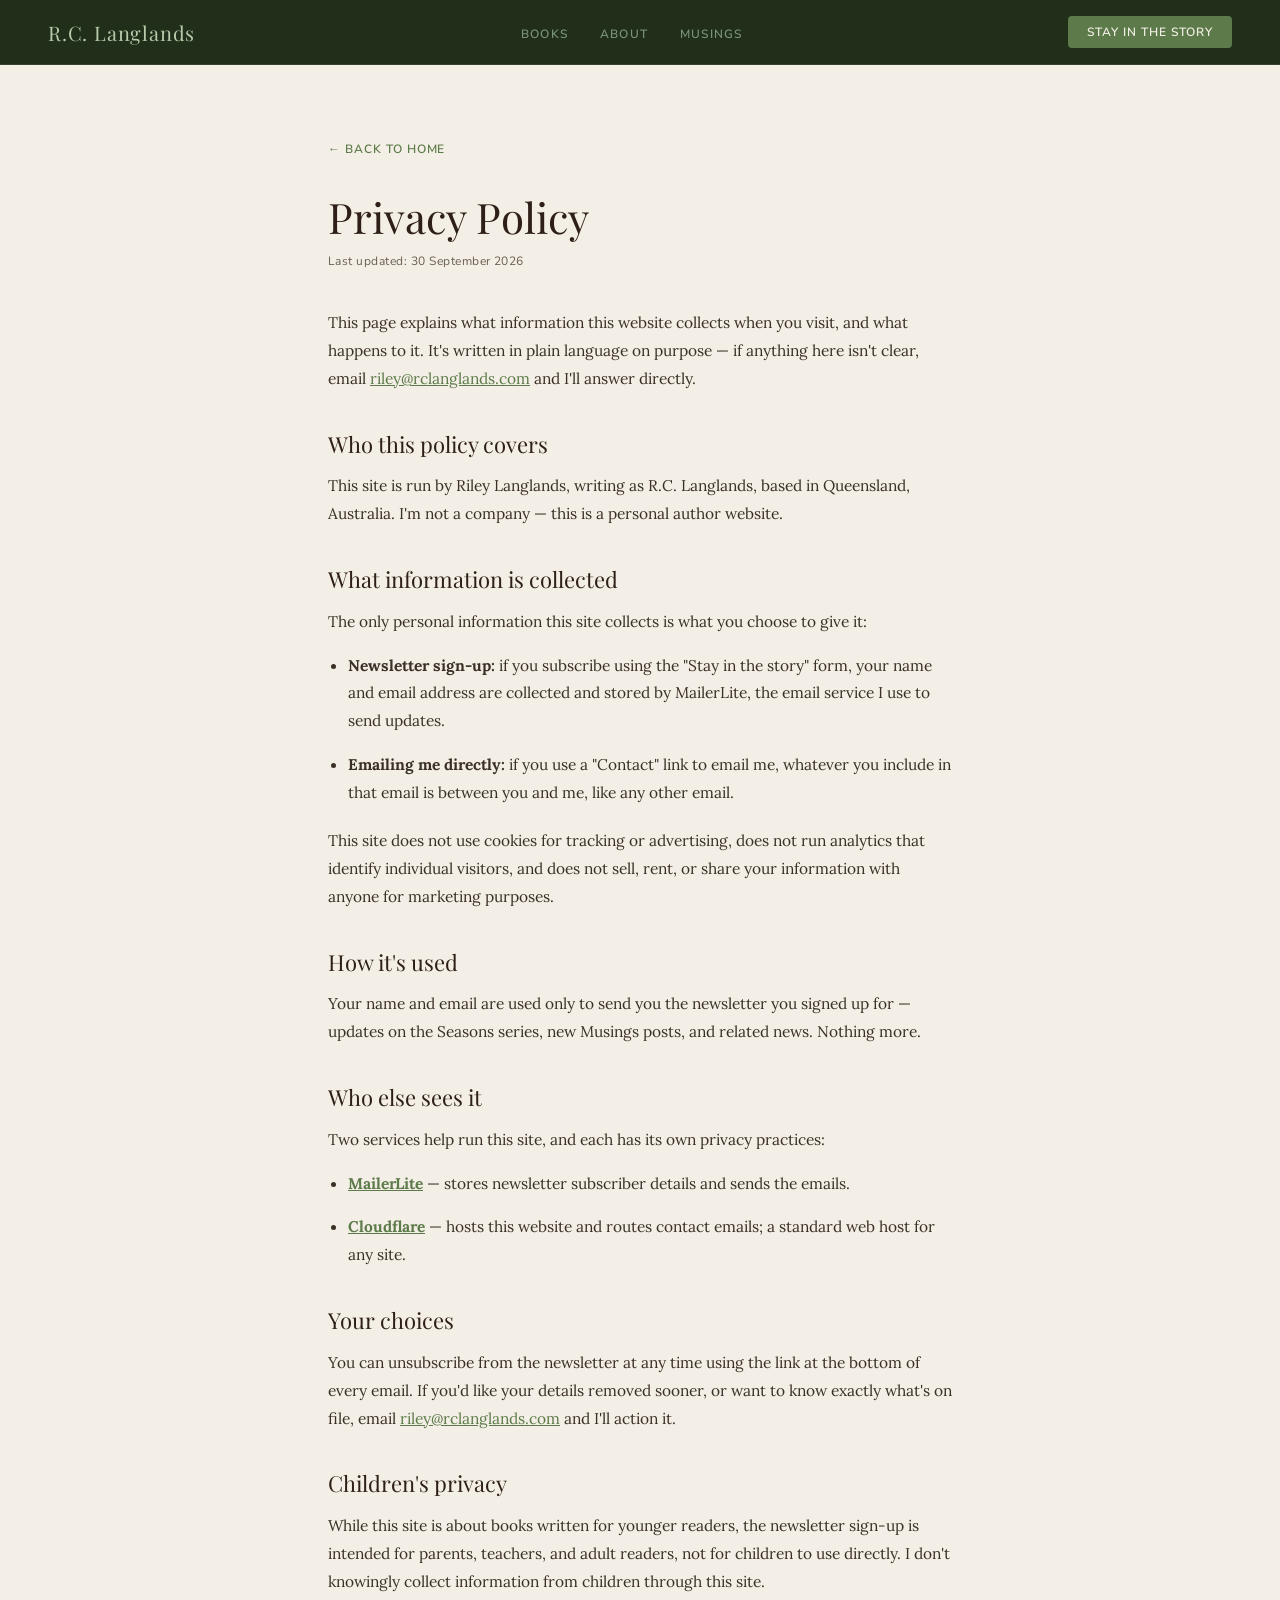
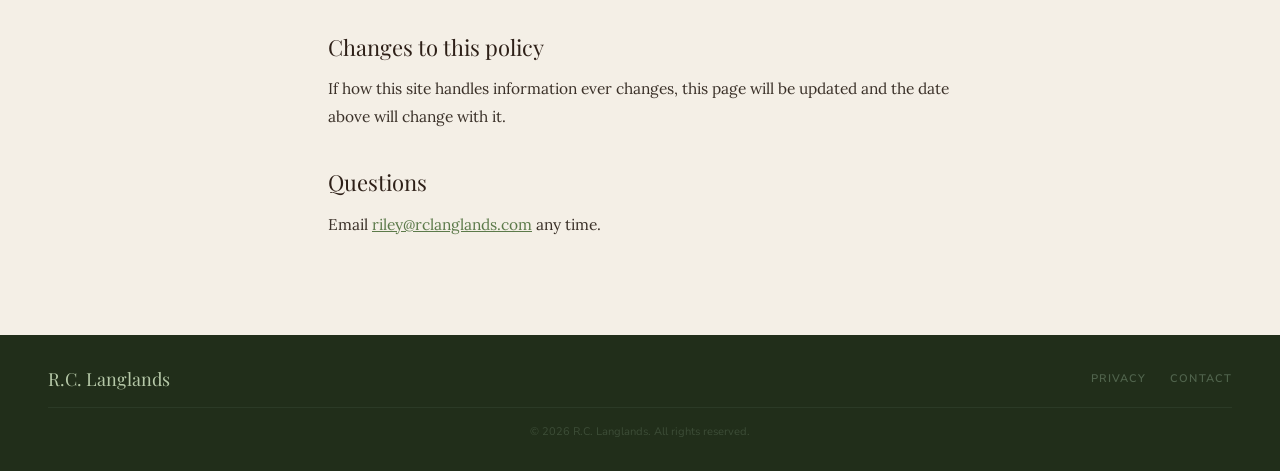
<file: privacy.html>
<!DOCTYPE html>
<html lang="en">
<head>
  <script>if ('scrollRestoration' in history) { history.scrollRestoration = 'manual'; }</script>
  <meta charset="UTF-8" />
  <meta name="viewport" content="width=device-width, initial-scale=1.0" />
  <title>Privacy Policy — R.C. Langlands</title>
  <meta name="description" content="How R.C. Langlands collects and uses information from visitors to this site." />
  <link rel="preconnect" href="https://fonts.googleapis.com" />
  <link rel="preconnect" href="https://fonts.gstatic.com" crossorigin />
  <link href="https://fonts.googleapis.com/css2?family=Playfair+Display:ital,wght@0,400;0,500;1,400&family=Lora:ital,wght@0,400;0,500;1,400&family=Nunito+Sans:wght@300;400;600&display=swap" rel="stylesheet" />
  <link rel="icon" type="image/svg+xml" href="favicon.svg" />
  <meta name="theme-color" content="#212e1a" />
  <link rel="stylesheet" href="css/style.css" />
  <style>
    .legal-page { max-width: 720px; margin: 0 auto; padding: 4.5rem 3rem 5rem; }
    .legal-page .post-tag { margin-bottom: 0.5rem; }
    .legal-page h1 { font-family: var(--serif); font-size: clamp(30px, 4vw, 42px); font-weight: 400; color: var(--ink); margin: 0 0 0.5rem; }
    .legal-page .updated { font-family: var(--sans); font-size: 12px; color: var(--ink-soft); letter-spacing: 0.04em; margin-bottom: 2.5rem; }
    .legal-page h2 { font-family: var(--serif); font-size: 22px; font-weight: 400; color: var(--ink); margin: 2.25rem 0 0.85rem; }
    .legal-page p, .legal-page li { font-size: 15.5px; line-height: 1.8; color: var(--ink-muted); margin-bottom: 1rem; }
    .legal-page ul { padding-left: 1.25rem; margin-bottom: 1.25rem; }
    .legal-page a { color: var(--forest-mid); }
    .legal-page a:hover { color: var(--forest); }
  </style>
</head>
<body>

<nav>
  <a href="index.html" class="nav-logo">R.C. Langlands</a>
  <button class="nav-toggle" id="navToggle" aria-label="Toggle menu" aria-expanded="false">
    <span></span><span></span><span></span>
  </button>
  <ul class="nav-links" id="navLinks">
    <li><a href="index.html#books">Books</a></li>
    <li><a href="index.html#about">About</a></li>
    <li><a href="index.html#journal">Musings</a></li>
    <li class="mobile-only"><a href="index.html#newsletter">Stay in the story</a></li>
  </ul>
  <a href="index.html#newsletter" class="nav-cta">Stay in the story</a>
</nav>

<div class="legal-page">
  <a href="index.html" class="back-link">← Back to Home</a>
  <h1>Privacy Policy</h1>
  <div class="updated">Last updated: 30 September 2026</div>

  <p>This page explains what information this website collects when you visit, and what happens to it. It's written in plain language on purpose — if anything here isn't clear, email <a href="mailto:riley@rclanglands.com">riley@rclanglands.com</a> and I'll answer directly.</p>

  <h2>Who this policy covers</h2>
  <p>This site is run by Riley Langlands, writing as R.C. Langlands, based in Queensland, Australia. I'm not a company — this is a personal author website.</p>

  <h2>What information is collected</h2>
  <p>The only personal information this site collects is what you choose to give it:</p>
  <ul>
    <li><strong>Newsletter sign-up:</strong> if you subscribe using the "Stay in the story" form, your name and email address are collected and stored by MailerLite, the email service I use to send updates.</li>
    <li><strong>Emailing me directly:</strong> if you use a "Contact" link to email me, whatever you include in that email is between you and me, like any other email.</li>
  </ul>
  <p>This site does not use cookies for tracking or advertising, does not run analytics that identify individual visitors, and does not sell, rent, or share your information with anyone for marketing purposes.</p>

  <h2>How it's used</h2>
  <p>Your name and email are used only to send you the newsletter you signed up for — updates on the Seasons series, new Musings posts, and related news. Nothing more.</p>

  <h2>Who else sees it</h2>
  <p>Two services help run this site, and each has its own privacy practices:</p>
  <ul>
    <li><strong><a href="https://www.mailerlite.com/legal/privacy-policy" target="_blank" rel="noopener">MailerLite</a></strong> — stores newsletter subscriber details and sends the emails.</li>
    <li><strong><a href="https://www.cloudflare.com/privacypolicy/" target="_blank" rel="noopener">Cloudflare</a></strong> — hosts this website and routes contact emails; a standard web host for any site.</li>
  </ul>

  <h2>Your choices</h2>
  <p>You can unsubscribe from the newsletter at any time using the link at the bottom of every email. If you'd like your details removed sooner, or want to know exactly what's on file, email <a href="mailto:riley@rclanglands.com">riley@rclanglands.com</a> and I'll action it.</p>

  <h2>Children's privacy</h2>
  <p>While this site is about books written for younger readers, the newsletter sign-up is intended for parents, teachers, and adult readers, not for children to use directly. I don't knowingly collect information from children through this site.</p>

  <h2>Changes to this policy</h2>
  <p>If how this site handles information ever changes, this page will be updated and the date above will change with it.</p>

  <h2>Questions</h2>
  <p>Email <a href="mailto:riley@rclanglands.com">riley@rclanglands.com</a> any time.</p>
</div>

<footer>
  <div class="footer-brand">R.C. Langlands</div>
  <div class="footer-links">
    <a href="privacy.html">Privacy</a>
    <a href="mailto:riley@rclanglands.com">Contact</a>
  </div>
  <div class="footer-copy">© 2026 R.C. Langlands. All rights reserved.</div>
</footer>

<script>
  const navToggle = document.getElementById('navToggle');
  const navLinks = document.getElementById('navLinks');
  navToggle.addEventListener('click', () => {
    const isOpen = navLinks.classList.toggle('open');
    navToggle.classList.toggle('open', isOpen);
    navToggle.setAttribute('aria-expanded', isOpen);
  });
  navLinks.querySelectorAll('a').forEach(link => {
    link.addEventListener('click', () => {
      navLinks.classList.remove('open');
      navToggle.classList.remove('open');
      navToggle.setAttribute('aria-expanded', 'false');
    });
  });
</script>

</body>
</html>
</file>
<file: css/style.css>
*, *::before, *::after { box-sizing: border-box; margin: 0; padding: 0; }

:root {
  --cream: #f4efe6;
  --cream-deep: #e8e0d0;
  --parchment: #d6cab4;
  --forest-darkest: #212e1a;
  --forest-dark: #2d3d24;
  --forest: #435c34;
  --forest-mid: #5c7a4a;
  --forest-light: #7e9e6a;
  --forest-pale: #b6c9a8;
  --forest-mist: #dde8d4;
  --sage: #7a9e7e;
  --moss: #677a5a;
  --bark: #6b4c32;
  --sand: #c8a87a;
  --ink: #2e2018;
  --ink-muted: #3a3028;
  --ink-soft: #6a5e50;
  --serif: 'Playfair Display', Georgia, serif;
  --body: 'Lora', Georgia, serif;
  --sans: 'Nunito Sans', sans-serif;
}

html { scroll-behavior: smooth; }
body { font-family: var(--body); background: var(--cream); color: var(--ink); overflow-x: hidden; }

/* NAV */
nav {
  position: sticky; top: 0; z-index: 100;
  display: flex; justify-content: space-between; align-items: center;
  padding: 1rem 3rem;
  background: var(--forest-darkest);
  border-bottom: 1px solid rgba(168,201,172,0.15);
}
.nav-logo { font-family: var(--serif); font-size: 20px; font-weight: 400; color: var(--forest-pale); letter-spacing: 0.04em; text-decoration: none; }
.nav-links { display: flex; gap: 2rem; list-style: none; }
.nav-links a { font-family: var(--sans); font-size: 12px; font-weight: 600; color: rgba(168,201,172,0.65); text-decoration: none; letter-spacing: 0.1em; text-transform: uppercase; position: relative; padding-bottom: 3px; transition: color 0.2s; }
.nav-links a::after { content: ''; position: absolute; bottom: 0; left: 0; width: 0; height: 1.5px; background: var(--forest-pale); transition: width 0.25s ease; }
.nav-links a:hover { color: var(--forest-pale); }
.nav-links a:hover::after { width: 100%; }
.nav-cta { font-family: var(--sans); font-size: 12px; font-weight: 600; letter-spacing: 0.08em; text-transform: uppercase; background: var(--forest-mid); color: var(--cream); padding: 0.5rem 1.2rem; border-radius: 4px; text-decoration: none; transition: background 0.2s; }
.nav-cta:hover { background: var(--forest-light); }
.nav-toggle {
  display: none;
  flex-direction: column;
  justify-content: space-between;
  width: 24px;
  height: 18px;
  background: none;
  border: none;
  cursor: pointer;
  padding: 0;
}
.nav-toggle span {
  display: block;
  width: 100%;
  height: 2px;
  background: var(--forest-pale);
  border-radius: 2px;
  transition: transform 0.25s ease, opacity 0.25s ease;
}
.nav-toggle.open span:nth-child(1) { transform: translateY(8px) rotate(45deg); }
.nav-toggle.open span:nth-child(2) { opacity: 0; }
.nav-toggle.open span:nth-child(3) { transform: translateY(-8px) rotate(-45deg); }
.mobile-only { display: none; }

/* HERO */
.hero { min-height: 92vh; display: grid; grid-template-columns: 1.1fr 0.9fr; position: relative; overflow: hidden; }
.hero-left { background: var(--forest-darkest); padding: 5rem 3rem; display: flex; flex-direction: column; justify-content: center; position: relative; z-index: 1; }
.hero-left::after { content: ''; position: absolute; top: 0; right: -28px; width: 70px; height: 100%; background: var(--forest-darkest); clip-path: polygon(0 0, 40% 0, 100% 100%, 0 100%); z-index: 2; opacity: 0.7; }
.hero-eyebrow { font-family: var(--sans); font-size: 11px; font-weight: 600; letter-spacing: 0.16em; text-transform: uppercase; color: var(--forest-pale); margin-bottom: 1.25rem; animation: fadeUp 0.6s ease both; }
.hero-name { font-family: var(--serif); font-size: clamp(36px, 4vw, 54px); font-weight: 400; color: var(--forest-pale); line-height: 1.1; margin-bottom: 0.4rem; animation: fadeUp 0.6s 0.1s ease both; }
.hero-tagline-title { font-family: var(--serif); font-size: clamp(26px, 3vw, 40px); font-weight: 400; font-style: italic; color: var(--forest-light); line-height: 1.2; margin-bottom: 1.75rem; animation: fadeUp 0.6s 0.15s ease both; }
.hero-desc { font-size: 15.5px; line-height: 1.82; color: rgba(168,201,172,0.7); margin-bottom: 2.5rem; max-width: 400px; animation: fadeUp 0.6s 0.2s ease both; }
.hero-btns { display: flex; gap: 1rem; flex-wrap: wrap; animation: fadeUp 0.6s 0.3s ease both; }
.btn-primary { font-family: var(--sans); font-size: 12px; font-weight: 600; letter-spacing: 0.08em; text-transform: uppercase; background: var(--forest-mid); color: var(--cream); padding: 0.75rem 1.6rem; border-radius: 4px; text-decoration: none; border: none; cursor: pointer; transition: background 0.2s; }
.btn-primary:hover { background: var(--forest-light); }
.btn-ghost { font-family: var(--sans); font-size: 12px; font-weight: 600; letter-spacing: 0.08em; text-transform: uppercase; border: 1.5px solid rgba(168,201,172,0.35); color: var(--forest-pale); padding: 0.75rem 1.6rem; border-radius: 4px; text-decoration: none; transition: all 0.2s; }
.btn-ghost:hover { border-color: var(--forest-pale); background: rgba(168,201,172,0.08); }
.hero-right { position: relative; overflow: hidden; animation: fadeUp 0.9s 0.2s ease both; }
.hero-right img { width: 100%; height: 100%; object-fit: cover; object-position: 25% top; display: block; filter: saturate(0.9) contrast(1.05); transform: scale(1.18); transform-origin: 25% top; }
.hero-right::after { content: ''; position: absolute; inset: 0; background: linear-gradient(to right, var(--forest-darkest) 0%, rgba(26,46,30,0.45) 12%, transparent 32%); z-index: 1; }

/* STRIP */
.series-strip { background: var(--forest); padding: 2rem 3rem; display: flex; align-items: center; gap: 3rem; flex-wrap: wrap; }
.series-strip-label { font-family: var(--sans); font-size: 11px; font-weight: 600; letter-spacing: 0.16em; text-transform: uppercase; color: var(--forest-pale); white-space: nowrap; }
.series-seasons { display: flex; gap: 1.5rem; flex-wrap: wrap; }
.season-pill { font-family: var(--serif); font-size: 15px; font-style: italic; color: rgba(212,232,214,0.75); padding: 0.3rem 0; border-bottom: 1px solid rgba(168,201,172,0.25); }
.season-pill.active { color: var(--forest-mist); border-bottom-color: var(--forest-pale); }

/* SECTIONS */
section { padding: 5rem 3rem; }
.section-label { font-family: var(--sans); font-size: 11px; font-weight: 600; letter-spacing: 0.16em; text-transform: uppercase; color: var(--forest-mid); margin-bottom: 0.5rem; }
.section-title { font-family: var(--serif); font-size: clamp(28px, 3vw, 40px); font-weight: 400; color: var(--ink); line-height: 1.2; margin-bottom: 0.75rem; }
.divider { width: 40px; height: 2px; background: var(--forest-mid); margin: 0.75rem 0 2.5rem; }

/* BOOKS */
#books { background: var(--cream-deep); }
.books-intro { font-size: 16px; color: var(--ink-soft); line-height: 1.75; max-width: 520px; margin-bottom: 3rem; }
.books-grid { display: grid; grid-template-columns: repeat(auto-fit, minmax(210px, 1fr)); gap: 1.5rem; min-height: 320px; overflow-anchor: none; }
.book-card { background: var(--cream); border: 1px solid var(--parchment); border-radius: 8px; overflow: hidden; transition: transform 0.25s, box-shadow 0.25s; display: block; text-decoration: none; color: inherit; }
.book-card:hover { transform: translateY(-5px); box-shadow: 0 14px 36px rgba(52,92,58,0.13); }
.book-cover { width: 100%; height: 190px; display: flex; flex-direction: column; align-items: flex-start; justify-content: flex-end; padding: 1.1rem; position: relative; overflow: hidden; }
.book-cover.spring { background: var(--forest-mid); }
.book-cover.summer { background: var(--forest); }
.book-cover.autumn { background: var(--moss); }
.book-cover.winter { background: var(--forest-darkest); }
.cover-texture { position: absolute; inset: 0; opacity: 0.06; background-image: repeating-linear-gradient(0deg, white 0, white 1px, transparent 0, transparent 8px), repeating-linear-gradient(90deg, white 0, white 1px, transparent 0, transparent 8px); }
.cover-season { font-family: var(--serif); font-size: 28px; font-weight: 400; font-style: italic; color: rgba(255,255,255,0.18); position: absolute; top: 0.8rem; right: 0.8rem; line-height: 1; }
.cover-tag { font-family: var(--sans); font-size: 10px; font-weight: 600; letter-spacing: 0.1em; text-transform: uppercase; color: rgba(212,232,214,0.6); position: relative; z-index: 1; }
.book-body { padding: 1.25rem; }
.book-season-label { font-family: var(--sans); font-size: 11px; font-weight: 600; color: var(--forest-mid); letter-spacing: 0.08em; text-transform: uppercase; margin-bottom: 0.35rem; }
.book-title { font-family: var(--serif); font-size: 19px; font-weight: 400; color: var(--ink); margin-bottom: 0.5rem; line-height: 1.3; }
.book-desc { font-size: 13.5px; color: var(--ink-soft); line-height: 1.6; margin-bottom: 0.85rem; }
.book-status { display: inline-block; font-family: var(--sans); font-size: 10px; font-weight: 600; letter-spacing: 0.06em; text-transform: uppercase; padding: 3px 10px; border-radius: 3px; }
.status-wip { background: var(--forest-mist); color: var(--forest); }
.status-planned { background: var(--cream-deep); color: var(--bark); }

/* ABOUT */
#about { display: grid; grid-template-columns: 1fr 1fr; gap: 5rem; align-items: center; }
.about-img-wrap { position: relative; }
.about-img-wrap::before { content: ''; position: absolute; top: 20px; left: -20px; right: 20px; bottom: -20px; border: 2px solid var(--forest-mist); border-radius: 10px; z-index: 0; }
.about-photo { width: 100%; aspect-ratio: 3/4; object-fit: cover; object-position: center top; border-radius: 8px; display: block; position: relative; z-index: 1; filter: saturate(0.88) contrast(1.04); }
.about-text .section-title { margin-bottom: 0; }
.about-text .divider { margin: 0.75rem 0 1.5rem; }
.about-text p { font-size: 15.5px; color: var(--ink-muted); line-height: 1.82; margin-bottom: 1.1rem; }
.about-text p:last-of-type { margin-bottom: 2rem; }

/* JOURNAL */
#journal { background: var(--forest-darkest); }
#journal .section-label { color: var(--forest-pale); }
#journal .section-title { color: var(--forest-mist); }
#journal .divider { background: var(--forest-light); }
.journal-grid { display: grid; grid-template-columns: repeat(auto-fit, minmax(250px, 1fr)); gap: 1.25rem; min-height: 280px; overflow-anchor: none; }
.journal-card { background: rgba(168,201,172,0.05); border: 1px solid rgba(168,201,172,0.12); border-radius: 8px; padding: 1.5rem; transition: background 0.2s, border-color 0.2s; cursor: pointer; text-decoration: none; display: block; }
.journal-card:hover { background: rgba(168,201,172,0.1); border-color: rgba(168,201,172,0.25); }
.journal-tag { font-family: var(--sans); font-size: 10px; font-weight: 600; letter-spacing: 0.1em; text-transform: uppercase; color: var(--forest-light); margin-bottom: 0.6rem; }
.journal-title { font-family: var(--serif); font-size: 19px; font-weight: 400; color: var(--forest-mist); line-height: 1.35; margin-bottom: 0.75rem; }
.journal-preview { font-size: 14px; color: rgba(168,201,172,0.5); line-height: 1.65; }
.journal-footer { margin-top: 1.25rem; padding-top: 1rem; border-top: 1px solid rgba(168,201,172,0.1); font-family: var(--sans); font-size: 11px; color: rgba(168,201,172,0.3); }

/* POST PAGE */
.post-hero { background: var(--forest-darkest); padding: 5rem 3rem 3rem; }
.post-tag { font-family: var(--sans); font-size: 11px; font-weight: 600; letter-spacing: 0.16em; text-transform: uppercase; color: var(--forest-light); margin-bottom: 1rem; }
.post-title { font-family: var(--serif); font-size: clamp(32px, 4vw, 52px); font-weight: 400; color: var(--forest-mist); line-height: 1.15; max-width: 700px; margin-bottom: 1rem; }
.post-date { font-family: var(--sans); font-size: 12px; color: rgba(168,201,172,0.4); letter-spacing: 0.06em; }
.post-body { max-width: 680px; margin: 0 auto; padding: 4rem 3rem; }
.post-body p { font-size: 17px; line-height: 1.9; color: var(--ink-muted); margin-bottom: 1.5rem; }
.post-body h2 { font-family: var(--serif); font-size: 28px; font-weight: 400; color: var(--ink); margin: 2.5rem 0 1rem; line-height: 1.3; }
.post-body h3 { font-family: var(--serif); font-size: 22px; font-weight: 400; color: var(--ink); margin: 2rem 0 0.75rem; line-height: 1.3; }
.post-body .font-display { font-family: var(--serif); }
.post-body .font-sans { font-family: var(--sans); }
.post-body img {
  max-width: 100%;
  height: auto;
  display: block;
  margin: 2rem auto;
  border-radius: 6px;
  box-shadow: 0 4px 16px rgba(0,0,0,0.12);
}
.back-link { font-family: var(--sans); font-size: 12px; font-weight: 600; letter-spacing: 0.08em; text-transform: uppercase; color: var(--forest-mid); text-decoration: none; display: inline-flex; align-items: center; gap: 0.4rem; margin-bottom: 2rem; }
.back-link:hover { color: var(--forest); }
.post-prev-next {
  display: flex;
  justify-content: space-between;
  gap: 1.5rem;
  margin-top: 3rem;
  padding-top: 1.5rem;
  border-top: 1px solid rgba(168,201,172,0.25);
}
.post-prev, .post-next {
  font-family: var(--sans);
  font-size: 12px;
  font-weight: 600;
  letter-spacing: 0.06em;
  text-transform: uppercase;
  color: var(--forest-mid);
  text-decoration: none;
  max-width: 45%;
}
.post-next { text-align: right; margin-left: auto; }
.post-prev:hover, .post-next:hover { color: var(--forest); }
@media (max-width: 600px) {
  .post-prev-next { flex-direction: column; gap: 0.75rem; }
  .post-prev, .post-next { max-width: 100%; text-align: left; }
}

/* NEWSLETTER */
#newsletter {
  background: var(--forest-darkest);
  padding: 3.5rem 3rem;
  display: flex;
  justify-content: center;
}
#newsletter .newsletter-card {
  background: rgba(168,201,172,0.05);
  border: 1px solid rgba(168,201,172,0.12);
  border-radius: 8px;
  padding: 2.5rem 3rem;
  max-width: 560px;
  width: 100%;
  text-align: center;
}
#newsletter .section-label,
#newsletter .divider {
  display: none;
}
#newsletter .section-title {
  color: var(--forest-mist);
  font-size: 24px;
  margin: 0 0 0.6rem;
}
#newsletter p {
  max-width: 420px;
  margin: 0 auto 1.5rem;
  font-size: 14px;
  line-height: 1.65;
  color: rgba(168,201,172,0.55);
}
#mlb2-45593874.ml-form-embedContainer {
  max-width: 400px;
  margin: 0 auto;
}
/* Fix vendor form using an unloaded font instead of the site's own */
#mlb2-45593874.ml-form-embedContainer .ml-form-embedWrapper .ml-form-embedBody .ml-form-fieldRow input {
  font-family: var(--sans) !important;
  background-color: var(--cream) !important;
  border-color: rgba(168,201,172,0.35) !important;
}
#mlb2-45593874.ml-form-embedContainer .ml-form-embedWrapper .ml-form-embedBody .ml-form-fieldRow input::placeholder {
  color: rgba(26,26,20,0.4) !important;
}
#mlb2-45593874.ml-form-embedContainer .ml-form-embedWrapper .ml-form-embedBody .ml-form-checkboxRow label p {
  font-family: var(--sans) !important;
}
#mlb2-45593874.ml-form-embedContainer .ml-form-embedWrapper .ml-form-embedBody .ml-form-embedSubmit button {
  font-family: var(--sans) !important;
}

/* BOOK & EVENT PAGES */
.book-section { margin: 0 0 3rem; padding-top: 2rem; border-top: 1px solid var(--parchment); }
.book-section:first-of-type { border-top: none; padding-top: 0; }
.book-section h2 { font-family: var(--serif); font-size: 26px; font-weight: 400; color: var(--ink); margin-bottom: 1rem; }
.book-placeholder p { font-size: 15px; color: var(--ink-soft); margin-bottom: 1.25rem; }
.purchase-links { display: flex; gap: 0.85rem; flex-wrap: wrap; }
.review-list { display: flex; flex-direction: column; gap: 1.5rem; }
.review-quote { border-left: 3px solid var(--forest-mid); padding-left: 1.25rem; margin: 0; }
.review-quote p { font-family: var(--body); font-style: italic; font-size: 17px; color: var(--ink-muted); margin-bottom: 0.5rem; }
.review-quote cite { font-family: var(--sans); font-size: 12px; font-style: normal; font-weight: 600; letter-spacing: 0.06em; text-transform: uppercase; color: var(--ink-soft); }
.sample-chapter p { font-size: 17px; line-height: 1.9; color: var(--ink-muted); margin-bottom: 1.5rem; }
.book-event-callout { background: var(--cream-deep); border-radius: 8px; padding: 2rem; border-top: none; }
.book-event-callout p { color: var(--ink-soft); margin-bottom: 1rem; }
.rsvp-embed { max-width: 480px; }
.post-body .book-section:has(.rsvp-embed) p,
.post-body > p { font-size: 16px; line-height: 1.8; color: var(--ink-muted); margin-bottom: 1.5rem; }

/* RESOURCES (Musings posts) */
.post-resources { background: var(--cream-deep); border: 1px solid var(--parchment); border-radius: 8px; padding: 1.75rem 2rem; margin: 2.5rem 0; }
.post-resources h3 { font-family: var(--serif); font-size: 18px; font-weight: 400; color: var(--ink); margin-bottom: 1rem; }
.post-resources ul { list-style: none; padding: 0; margin: 0; display: flex; flex-direction: column; gap: 0.6rem; }
.post-resources a { font-family: var(--sans); font-size: 14px; font-weight: 600; color: var(--forest); text-decoration: none; display: inline-flex; align-items: center; gap: 0.5rem; }
.post-resources a:hover { color: var(--forest-mid); text-decoration: underline; }

/* FOOTER */
footer { background: var(--forest-darkest); padding: 2rem 3rem; display: flex; justify-content: space-between; align-items: center; flex-wrap: wrap; gap: 1rem; }
.footer-brand { font-family: var(--serif); font-size: 18px; color: var(--forest-pale); }
.footer-links { display: flex; gap: 1.5rem; }
.footer-links a { font-family: var(--sans); font-size: 11px; font-weight: 600; letter-spacing: 0.1em; text-transform: uppercase; color: rgba(168,201,172,0.35); text-decoration: none; transition: color 0.2s; }
.footer-links a:hover { color: var(--forest-pale); }
.footer-copy { font-family: var(--sans); font-size: 11px; color: rgba(168,201,172,0.2); width: 100%; text-align: center; padding-top: 1rem; border-top: 1px solid rgba(168,201,172,0.08); }

@media (max-width: 768px) {
  nav { padding: 1rem 1.5rem; flex-wrap: wrap; }
  .nav-toggle { display: flex; }
  .nav-cta { display: none; }
  .mobile-only { display: block !important; }
  .nav-links {
    display: none;
    position: absolute;
    top: 100%;
    left: 0;
    right: 0;
    background: var(--forest-darkest);
    flex-direction: column;
    gap: 0;
    padding: 0.5rem 0;
    border-bottom: 1px solid rgba(168,201,172,0.15);
  }
  .nav-links.open { display: flex; }
  .nav-links li { width: 100%; }
  .nav-links a { display: block; padding: 0.9rem 1.5rem; }
  .hero { grid-template-columns: 1fr; min-height: auto; }
  .hero-left { padding: 3rem 1.5rem; }
  .hero-left::after { display: none; }
  .hero-right { height: 55vw; }
  .hero-right img { object-position: center 40%; }
  .series-strip { padding: 1.5rem; gap: 1rem; }
  section { padding: 3.5rem 1.5rem; }
  #about { grid-template-columns: 1fr; gap: 3rem; }
  .post-body { padding: 2.5rem 1.5rem; }
  footer { padding: 1.5rem; flex-direction: column; text-align: center; }
  .footer-links { justify-content: center; }
  #newsletter { padding: 2.5rem 1.5rem; }
  #newsletter .newsletter-card { padding: 2rem 1.5rem; }
  #mlb2-45593874.ml-form-embedContainer .ml-form-embedWrapper .ml-form-embedBody .ml-form-checkboxRow label p {
    margin: 0 !important;
  }
}

@keyframes fadeUp { from { opacity: 0; transform: translateY(18px); } to { opacity: 1; transform: translateY(0); } }

/* ACCESSIBILITY: keyboard focus states */
a:focus-visible,
button:focus-visible,
input:focus-visible,
.nav-toggle:focus-visible {
  outline: 2px solid var(--forest-pale);
  outline-offset: 3px;
  border-radius: 2px;
}
</file>
